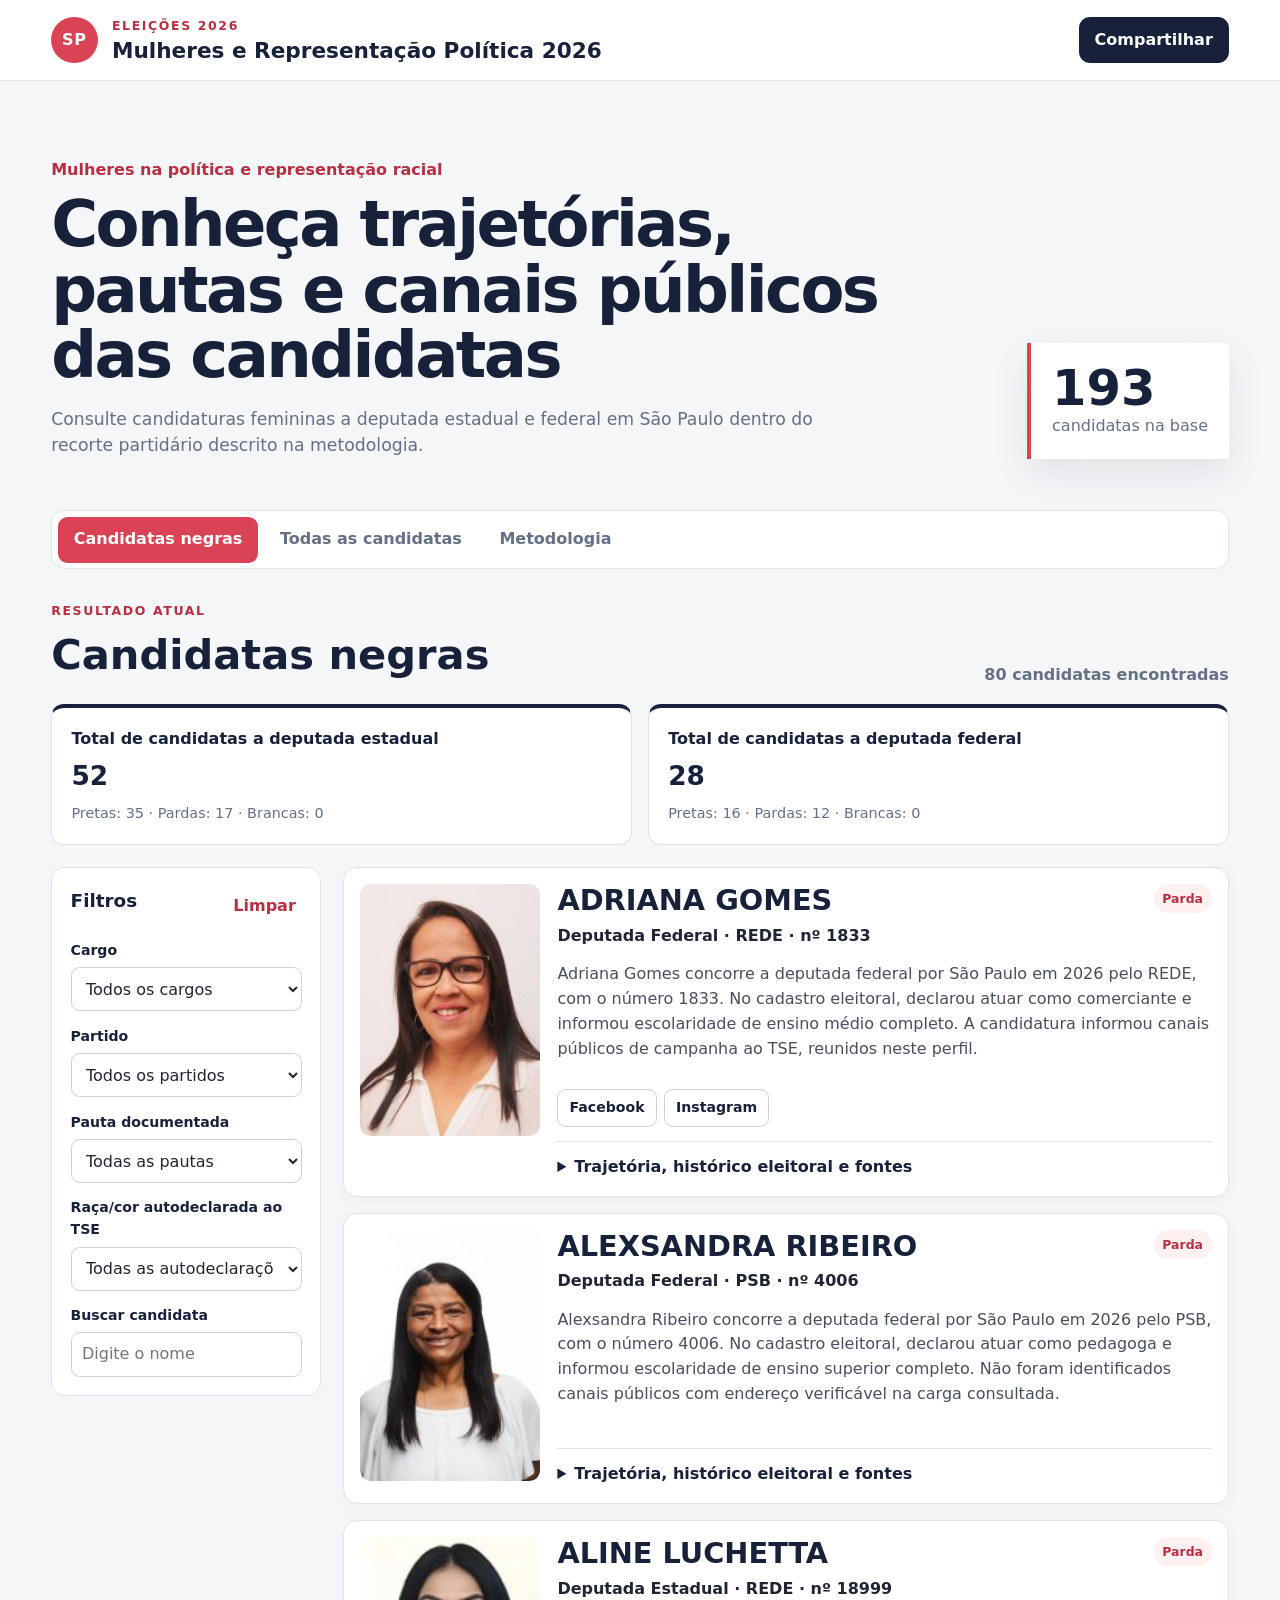
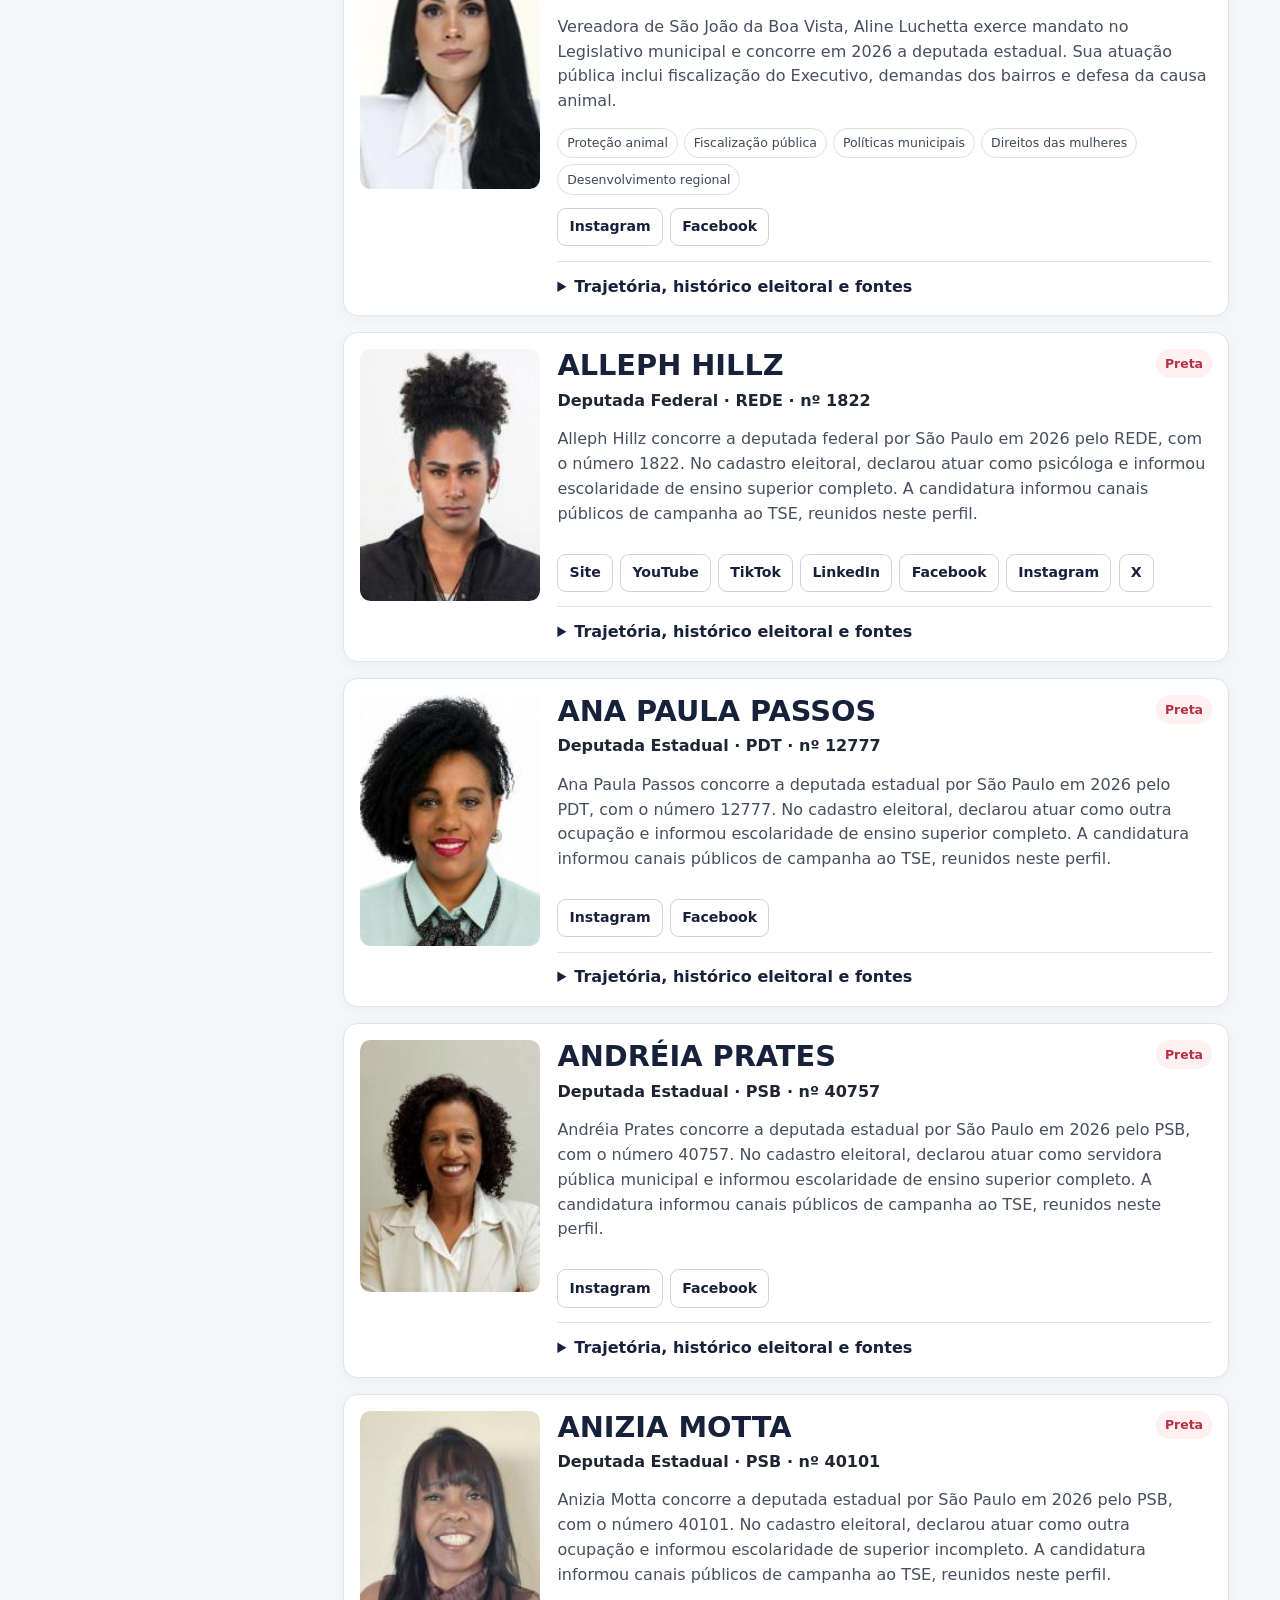
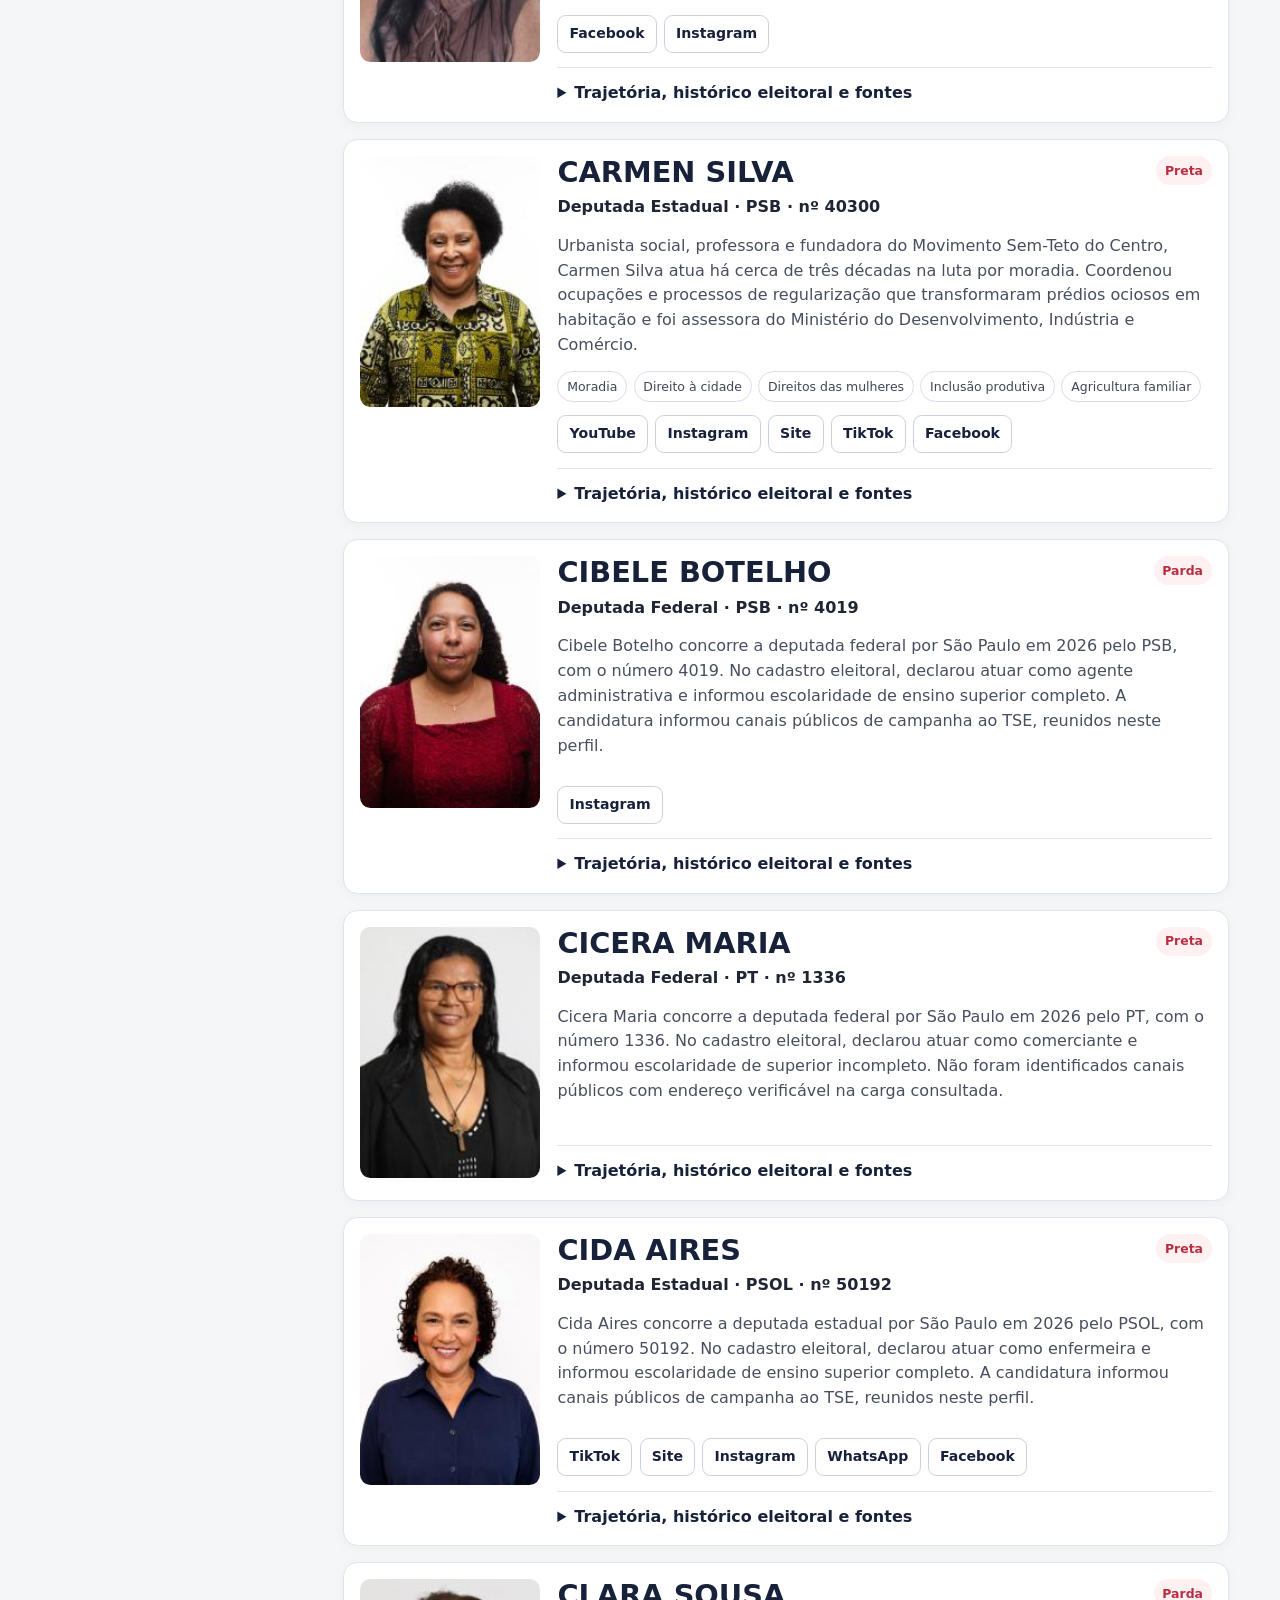
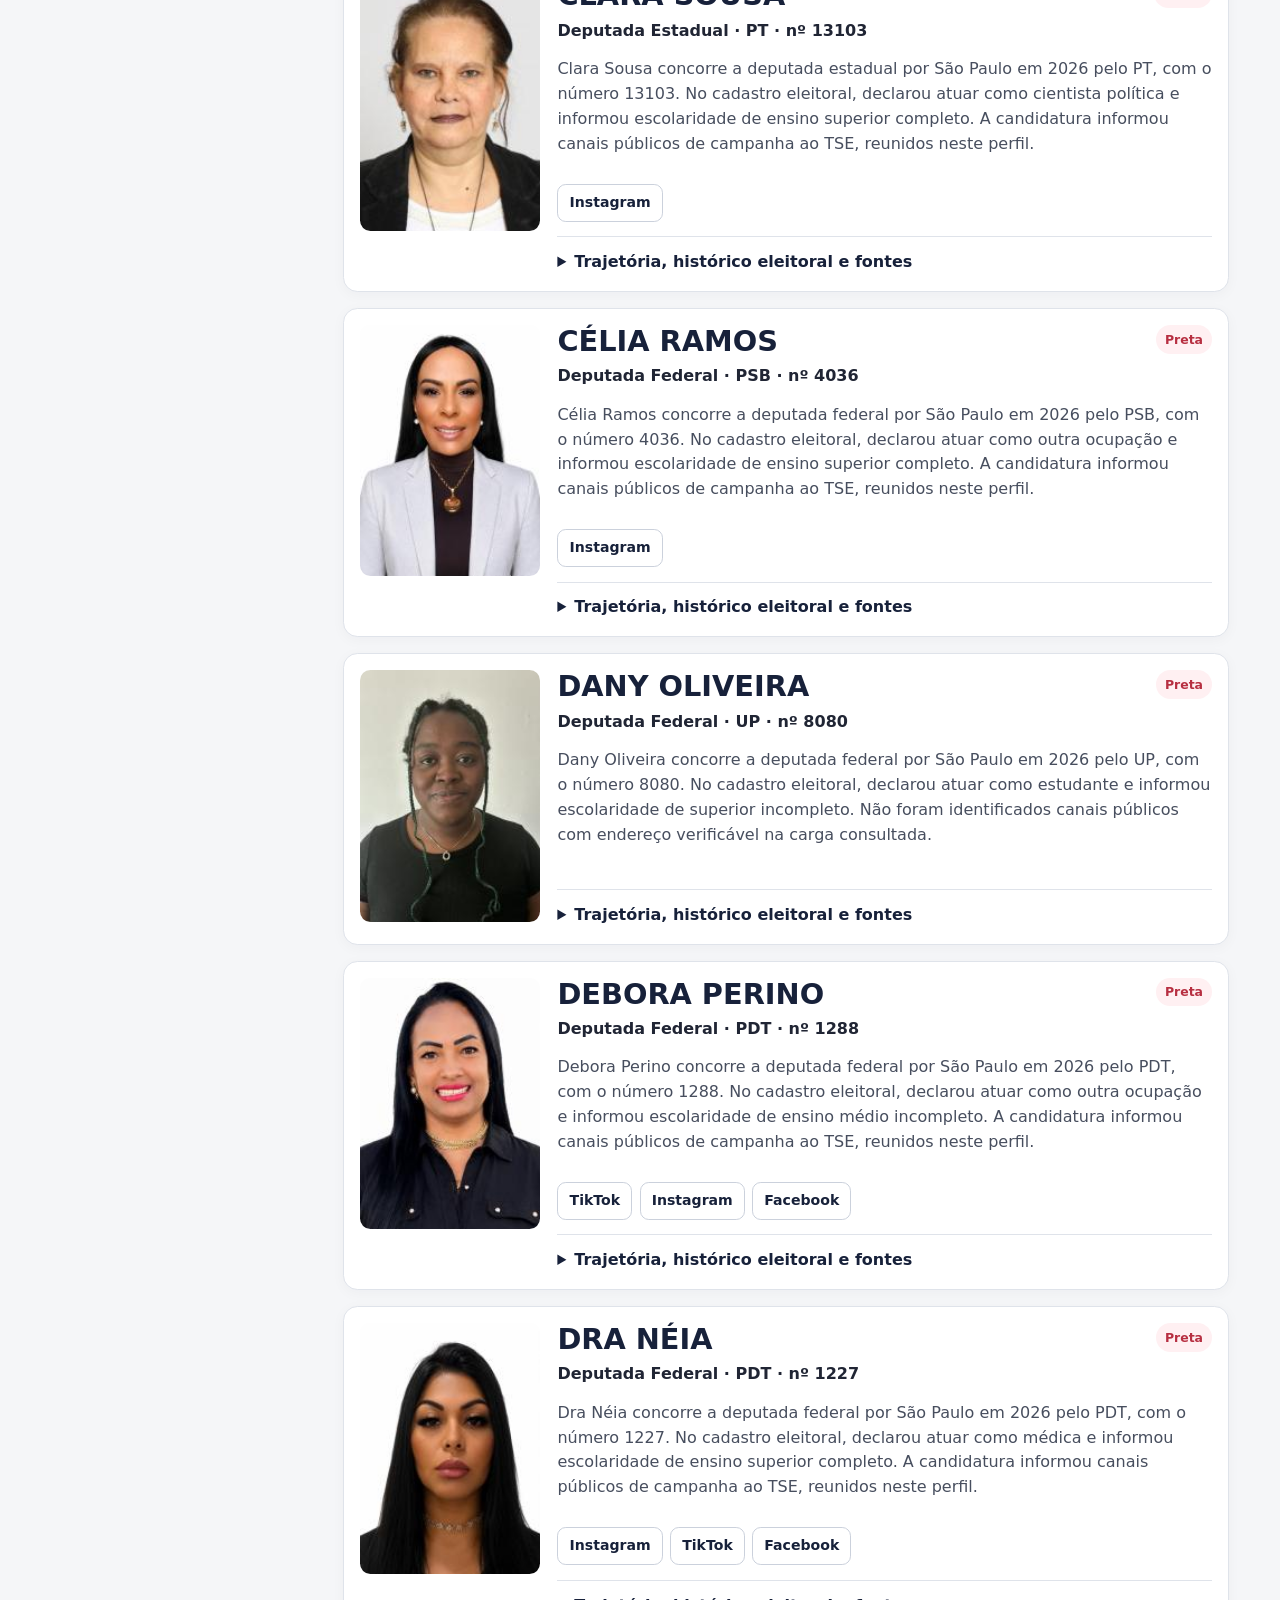
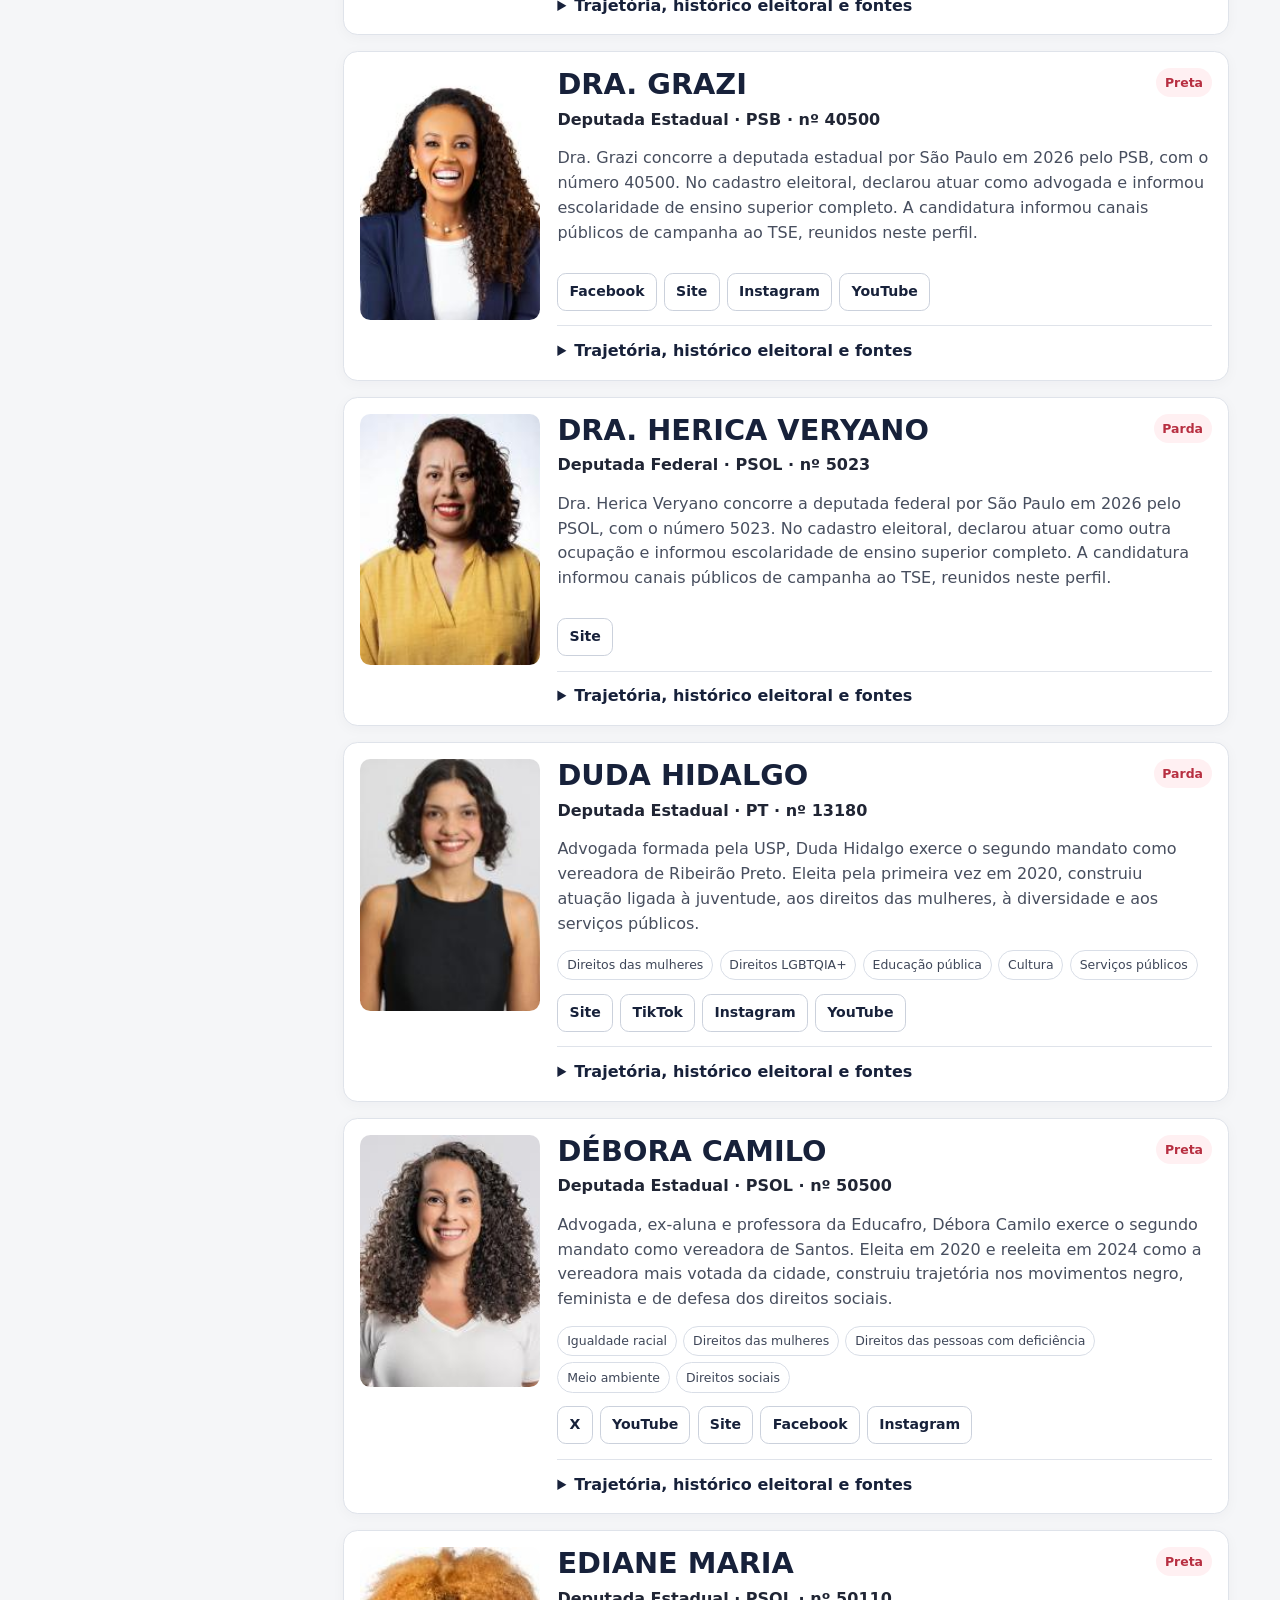
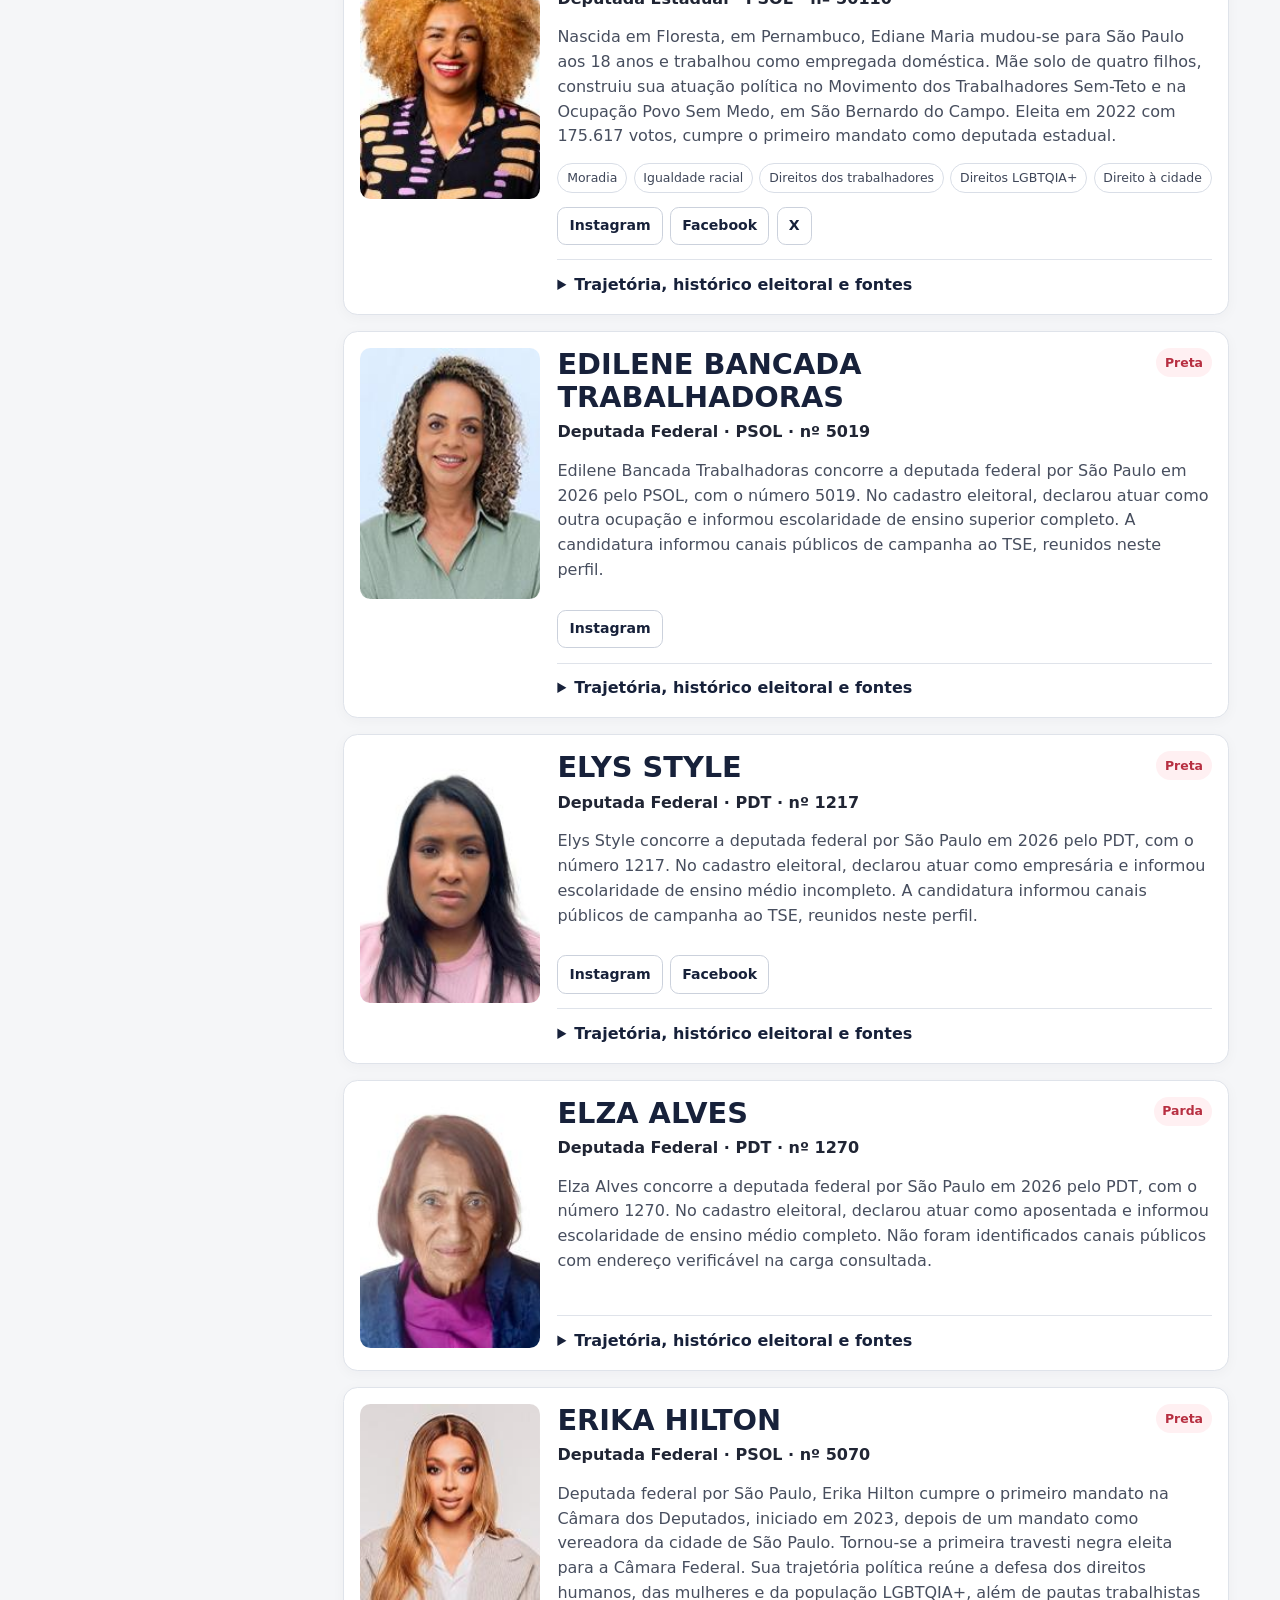
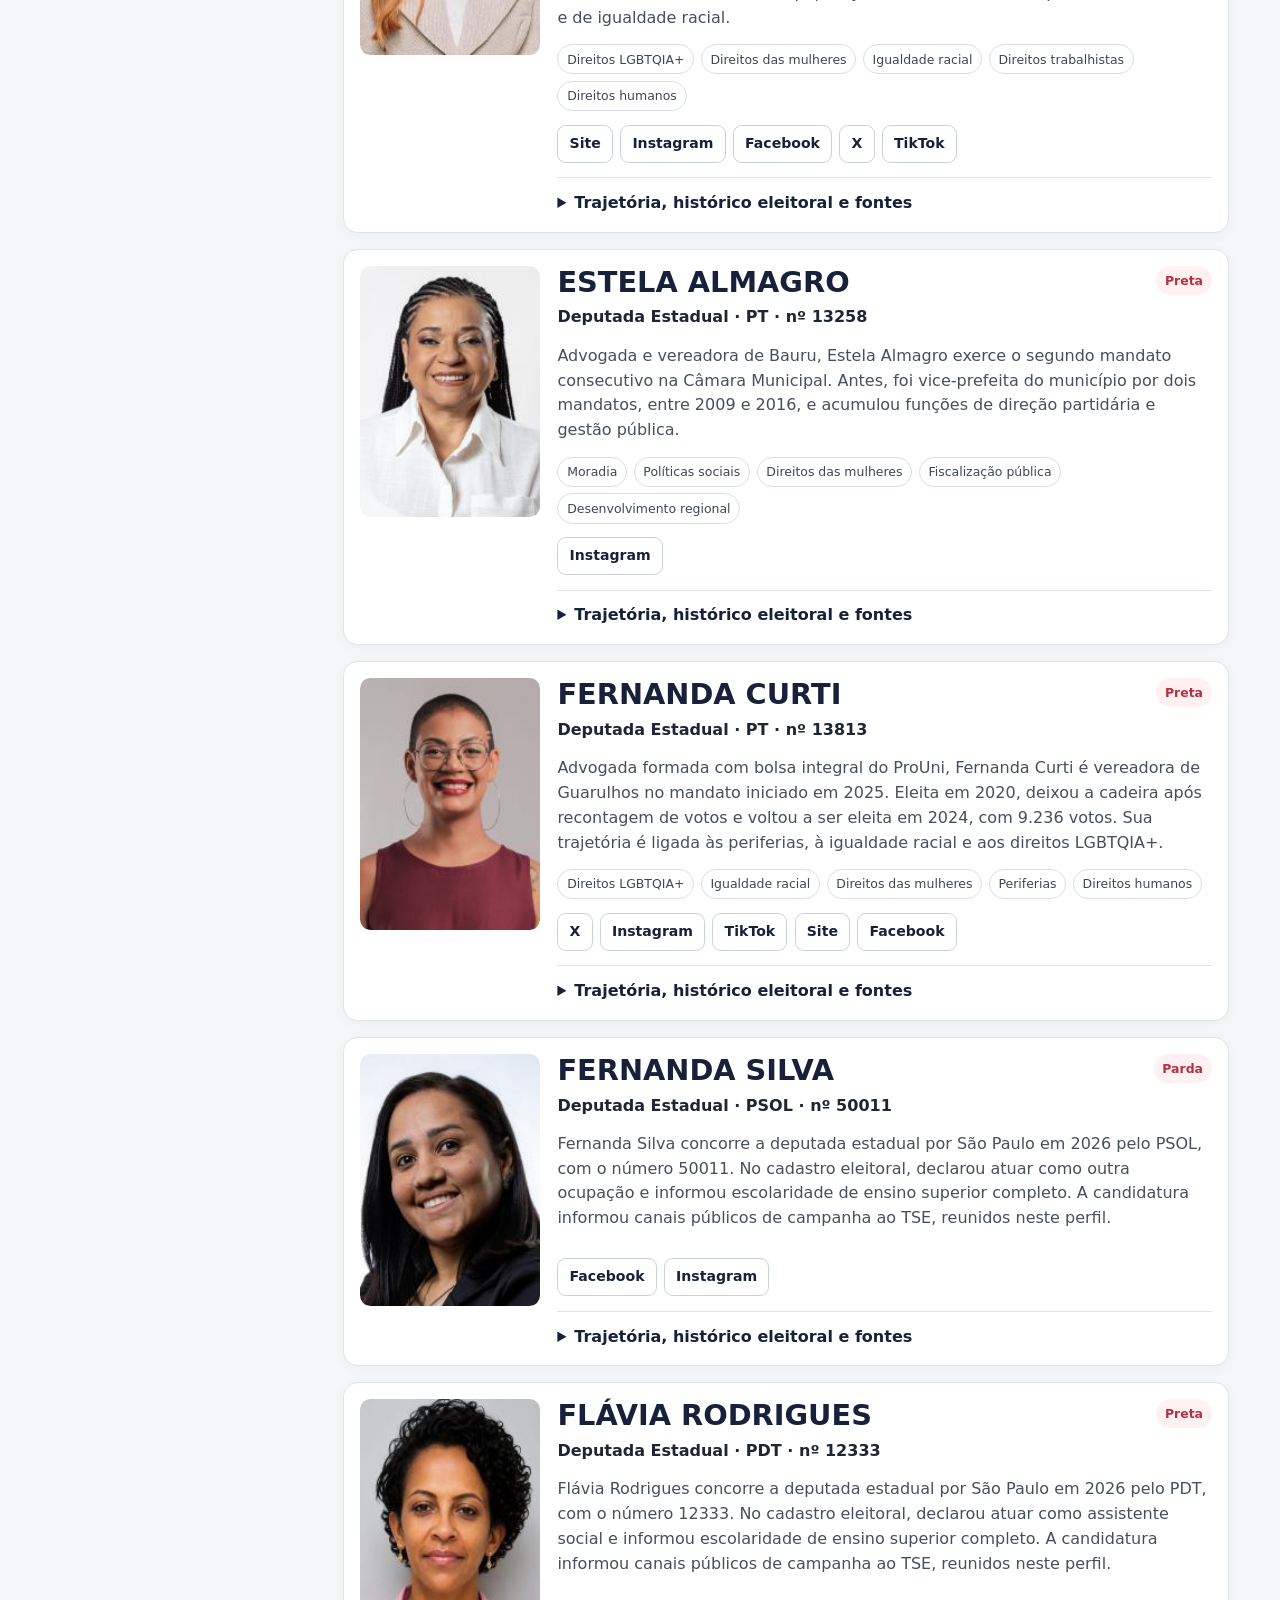
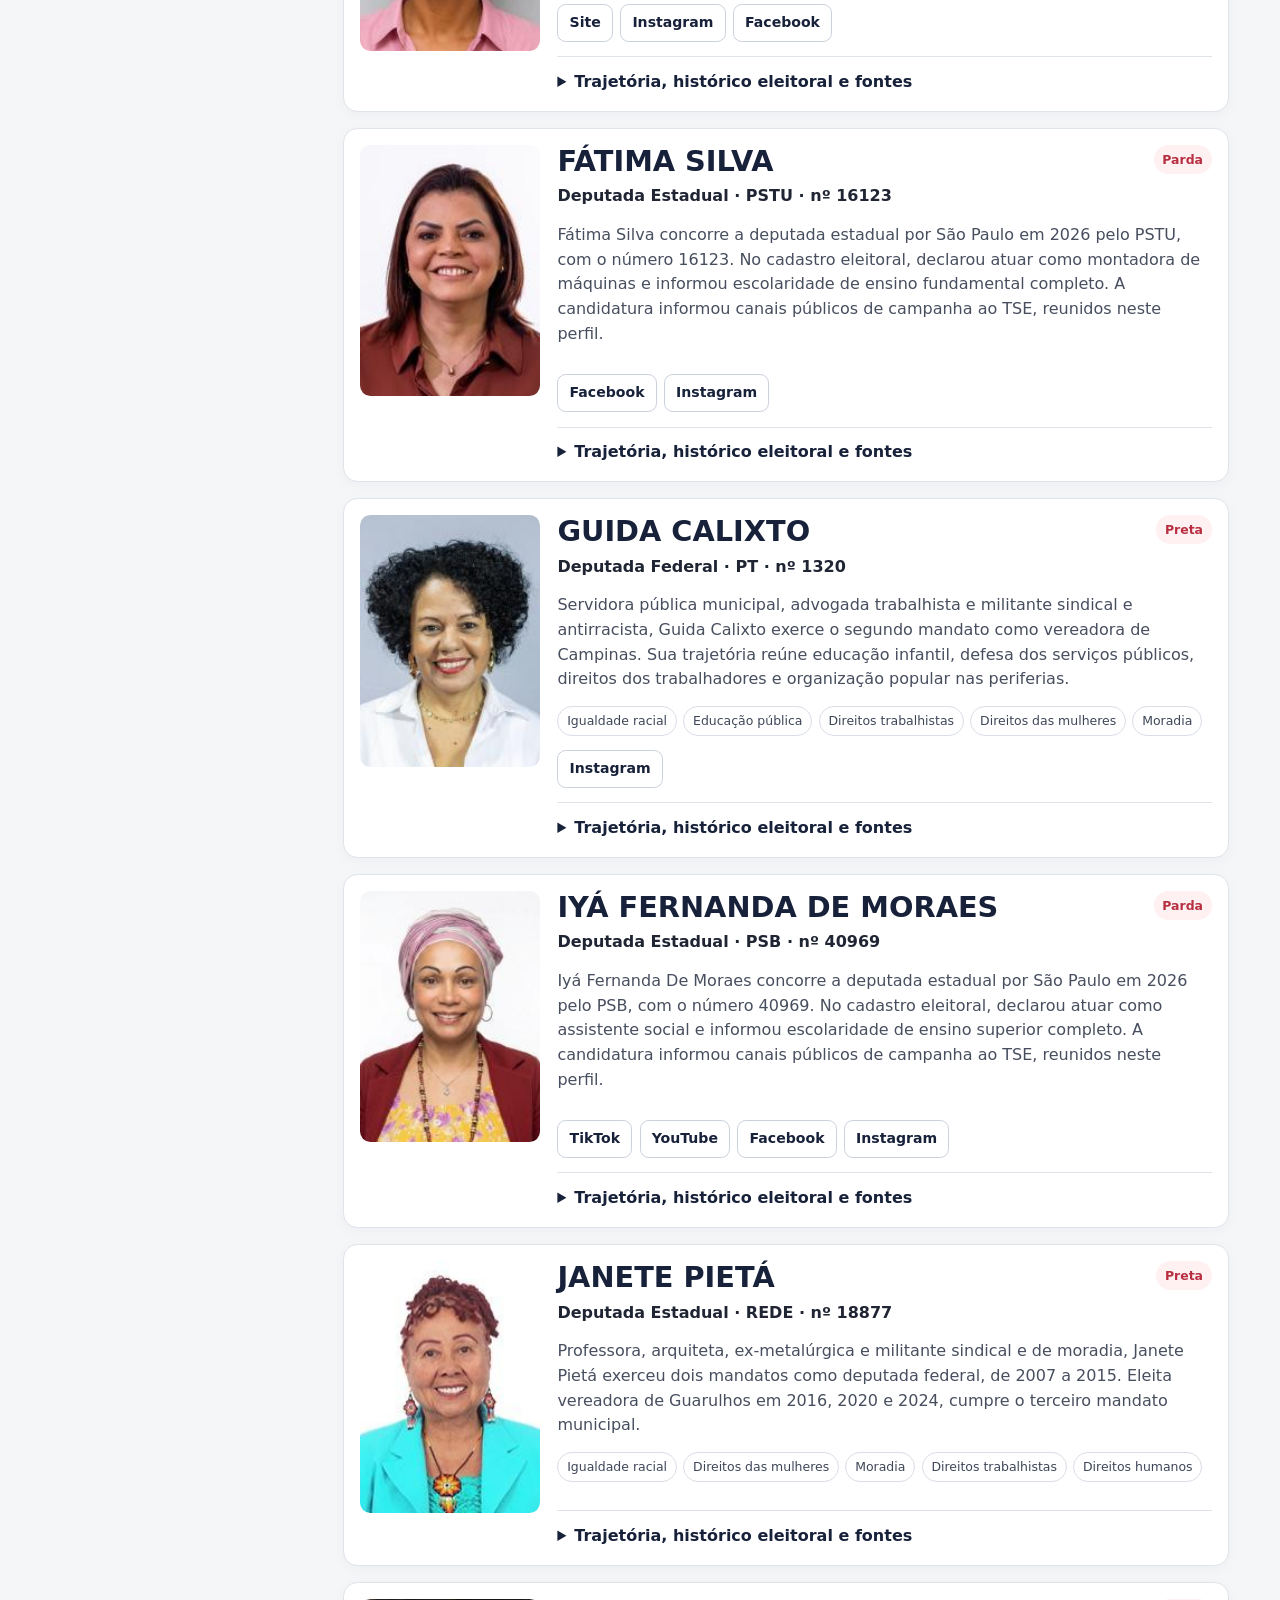
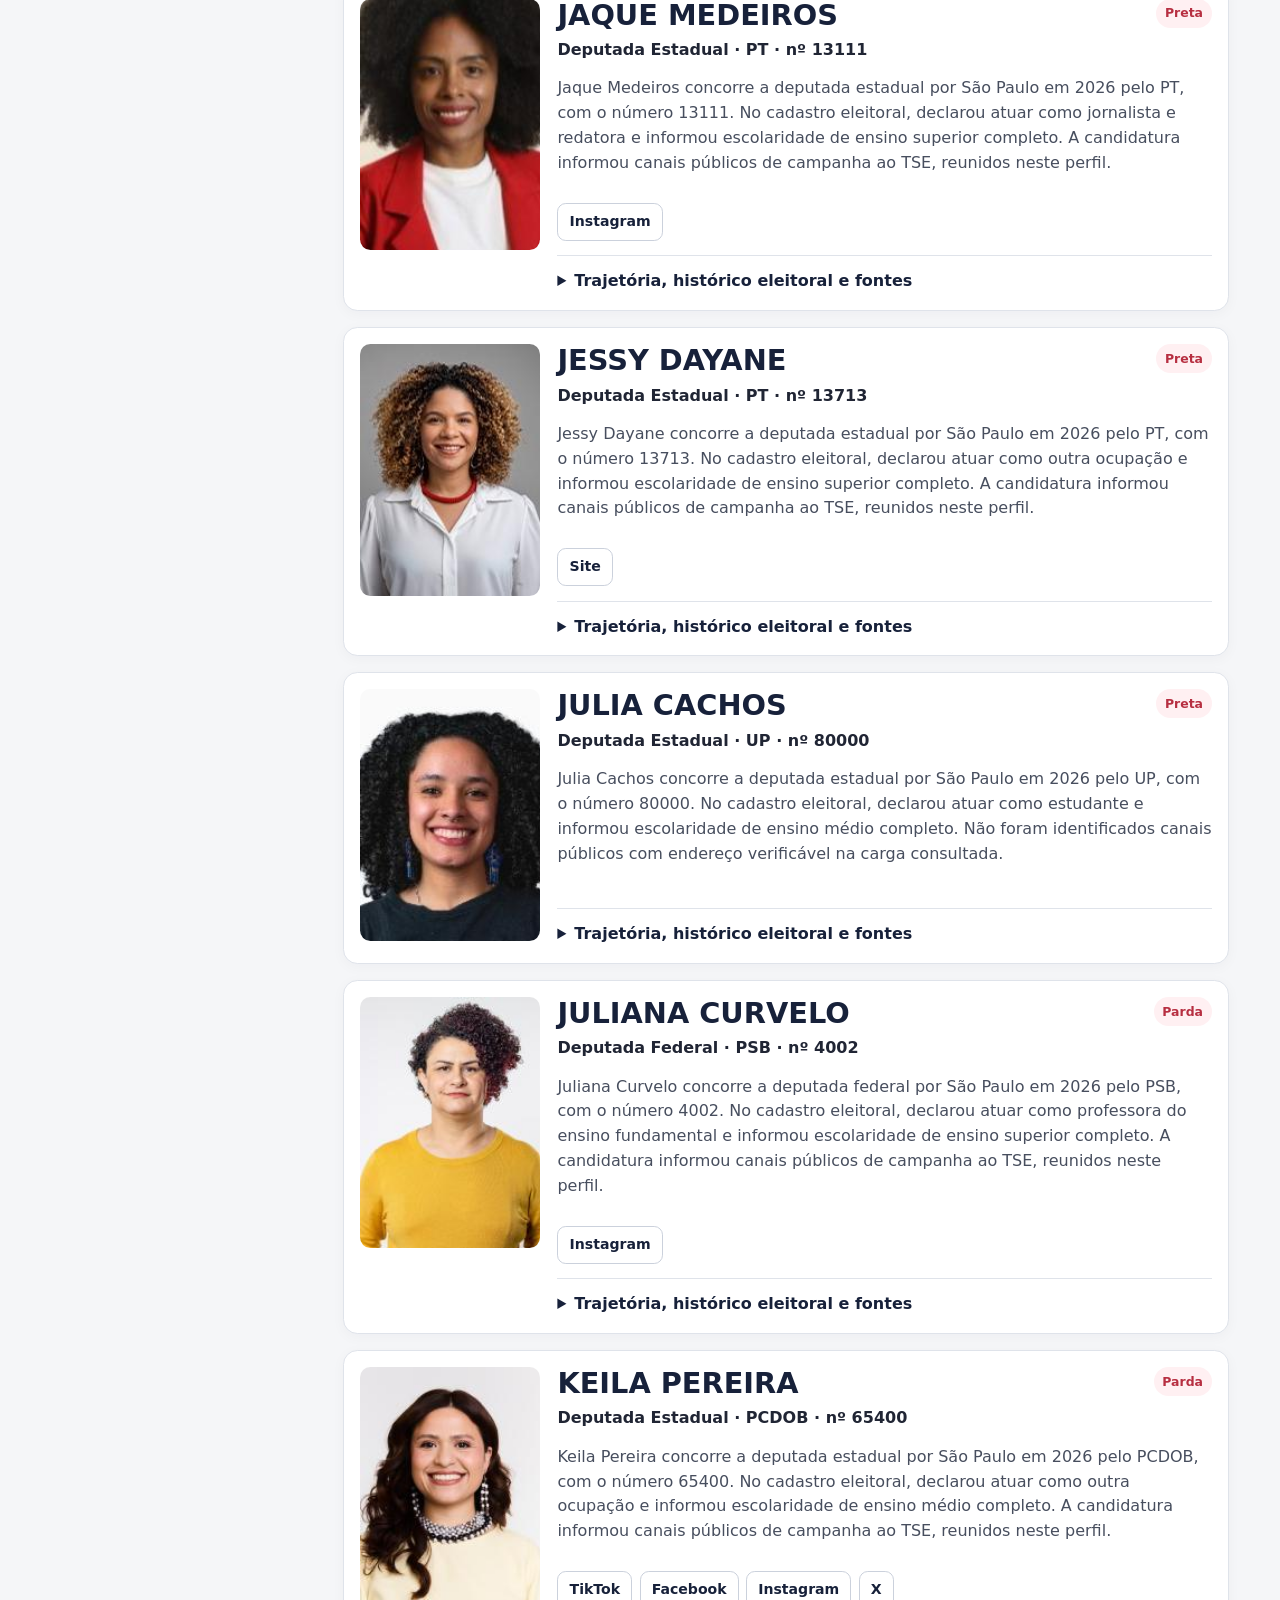
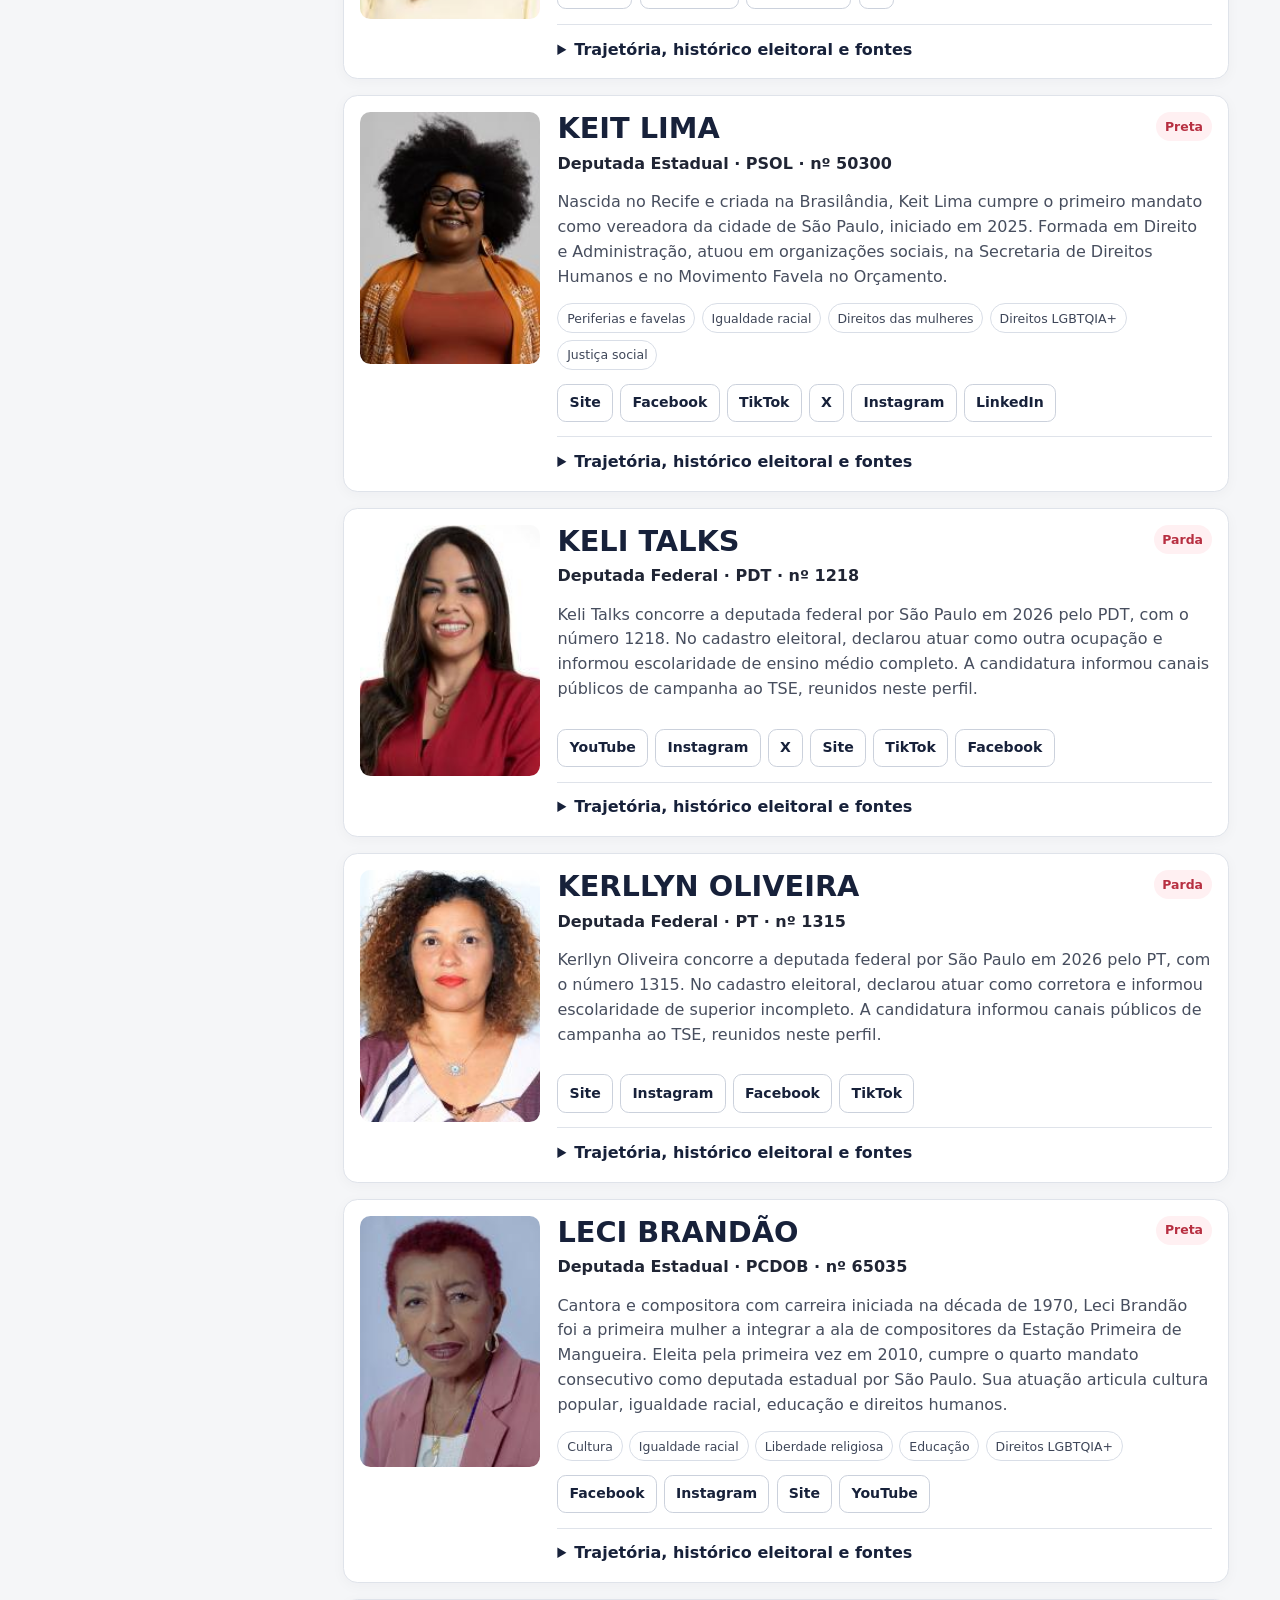
<file: index.html>
<!doctype html>
<html lang="pt-BR">
<head>
  <meta charset="utf-8">
  <meta name="viewport" content="width=device-width, initial-scale=1">
  <meta name="description" content="Informações públicas sobre candidatas a deputada estadual e federal em São Paulo nas eleições de 2026.">
  <meta name="theme-color" content="#17213a">
  <title>Mulheres e Representação Política 2026</title>
  <link rel="icon" type="image/svg+xml" href="assets/favicon.svg">
  <link rel="stylesheet" href="assets/site.css">
</head>
<body>
  <a class="skip-link" href="#resultados">Ir para os resultados</a>

  <header class="topo">
    <div class="topo__marca">
      <span class="topo__selo" aria-hidden="true">SP</span>
      <div>
        <p class="topo__rotulo">Eleições 2026</p>
        <h1>Mulheres e Representação Política 2026</h1>
      </div>
    </div>
    <button class="botao botao--secundario" id="compartilhar" type="button">Compartilhar</button>
  </header>

  <main>
    <section class="abertura" aria-labelledby="titulo-abertura">
      <div>
        <p class="abertura__chamada">Mulheres na política e representação racial</p>
        <h2 id="titulo-abertura">Conheça trajetórias, pautas e canais públicos das candidatas</h2>
        <p>Consulte candidaturas femininas a deputada estadual e federal em São Paulo dentro do recorte partidário descrito na metodologia.</p>
      </div>
      <div class="abertura__numero" aria-label="Base completa">
        <strong>193</strong>
        <span>candidatas na base</span>
      </div>
    </section>

    <nav class="navegacao" aria-label="Seções do site">
      <button class="navegacao__item ativo" data-pagina="negras" type="button">Candidatas negras</button>
      <button class="navegacao__item" data-pagina="todas" type="button">Todas as candidatas</button>
      <button class="navegacao__item" data-pagina="metodologia" type="button">Metodologia</button>
    </nav>

    <section id="explorador">
      <div class="resumo" aria-live="polite">
        <div class="resumo__cabecalho">
          <div>
            <p class="rotulo">Resultado atual</p>
            <h2 id="titulo-pagina">Candidatas negras</h2>
          </div>
          <p id="total-encontrado" class="total-encontrado"></p>
        </div>
        <div id="contadores" class="contadores"></div>
      </div>

      <div class="conteudo">
        <aside class="painel-filtros" aria-label="Filtros">
          <div class="painel-filtros__titulo">
            <h2>Filtros</h2>
            <button id="limpar-filtros" class="link-botao" type="button">Limpar</button>
          </div>

          <label for="filtro-cargo">Cargo</label>
          <select id="filtro-cargo"><option value="">Todos os cargos</option></select>

          <label for="filtro-partido">Partido</label>
          <select id="filtro-partido"><option value="">Todos os partidos</option></select>

          <label for="filtro-pauta">Pauta documentada</label>
          <select id="filtro-pauta"><option value="">Todas as pautas</option></select>

          <div id="grupo-raca">
            <label for="filtro-raca">Raça/cor autodeclarada ao TSE</label>
            <select id="filtro-raca"><option value="">Todas as autodeclarações</option></select>
          </div>

          <label for="filtro-busca">Buscar candidata</label>
          <input id="filtro-busca" type="search" placeholder="Digite o nome" autocomplete="off">
        </aside>

        <section id="resultados" class="resultados" aria-label="Lista de candidatas">
          <div id="lista-candidatas" class="lista-candidatas"></div>
          <div id="sem-resultados" class="sem-resultados" hidden>
            <h2>Nenhuma candidata encontrada</h2>
            <p>Retire um dos filtros ou faça uma nova busca.</p>
          </div>
        </section>
      </div>
    </section>

    <section id="metodologia" class="metodologia" hidden>
      <p class="rotulo">Sobre a plataforma</p>
     <h2>Metodologia e transparência</h2>

<h3>Escopo</h3>
<p>
  A plataforma <strong>Mulheres e Representação Política 2026</strong>
  reúne candidaturas femininas aos cargos de deputada estadual e deputada
  federal pelo estado de São Paulo nas eleições de 2026.
</p>

<p>
  Trata-se de uma iniciativa editorial independente, sem vínculo institucional
  com o Tribunal Superior Eleitoral (TSE), Tribunal Regional Eleitoral de
  São Paulo (TRE-SP), Prefeitura de São Paulo, partidos políticos, federações,
  campanhas eleitorais ou candidatas.
</p>

<p>
  O conteúdo possui finalidade exclusivamente informativa e não constitui
  recomendação, orientação ou pedido de voto.
</p>

<h3>Recorte partidário</h3>
<p>
  Foram incluídos partidos classificados nos campos da esquerda e da
  centro-esquerda. A delimitação utiliza os escores ideológicos de Bolognesi,
  Ribeiro, Codato e Silva (2026), elaborados a partir de pesquisas realizadas
  com especialistas em Ciência Política nos anos de 2018 e 2022.
</p>

<p>
  Para aplicação dos escores, foram harmonizadas as siglas partidárias,
  considerando mudanças de nome, incorporações e reorganizações. Para as
  eleições de 2026, foram adotados os escores de 2022, correspondentes à
  rodada mais recente da pesquisa. O recorte considera como esquerda os
  partidos com escores entre 0 e 3 e como centro-esquerda aqueles com escores
  entre 3,01 e 4,49.
</p>

<p>
  Esse recorte constitui uma escolha metodológica e editorial. Ele não
  representa uma classificação individual das candidatas, avaliação de
  desempenho ou hierarquização entre elas.
</p>

<p>
  <strong>Partidos incluídos:</strong>
  PSTU, PCO, PCB, PSOL, UP, PCdoB, PT, PSB, Rede, PDT e PV.
</p>

<h3>Raça/cor</h3>
<p>
  A classificação apresentada corresponde à raça/cor autodeclarada pela
  própria candidata perante o TSE. Essa informação não é atribuída nem
  alterada pela plataforma.
</p>

<p>
  Na seção <strong>“Candidatas negras”</strong>, são consideradas conjuntamente
  as categorias preta e parda.
</p>

<h3>Trajetórias e pautas</h3>
<p>
  Os textos editoriais são elaborados somente quando há fontes públicas
  identificáveis. As informações podem ser obtidas em páginas institucionais,
  sites oficiais, casas legislativas, perfis públicos em redes sociais,
  entrevistas, reportagens e outras publicações acessíveis ao público.
</p>

<p>
  O número de mandatos é informado quando a informação está disponível e
  documentada. Os resumos não pretendem esgotar a trajetória política de cada
  candidata.
</p>

<p>
  As pautas são registradas quando existem informações públicas que permitam
  relacioná-las à atuação, experiência, produção legislativa, manifestações
  ou propostas da candidata. A ausência de determinada pauta no perfil não
  significa necessariamente que a candidata não atue naquele tema.
</p>

<h3>Dados eleitorais, redes sociais e fotografias</h3>
<p>
  Nome de urna, número, partido, cargo, situação da candidatura, raça/cor,
  histórico eleitoral e fotografia oficial são obtidos das bases públicas
  do TSE, quando disponíveis.
</p>

<p>
  As redes sociais são incluídas quando identificadas em fontes públicas ou
  nos registros disponibilizados à Justiça Eleitoral.
</p>

<p>
  Cada fotografia é associada ao respectivo perfil por meio do identificador
  único <code>SQ_CANDIDATO</code> e passa por verificação de integridade antes
  de ser exibida. A plataforma não utiliza inteligência artificial para criar
  ou alterar fotografias, áudios ou vídeos das candidatas.
</p>

<h3>Uso de inteligência artificial</h3>
<p>
  Ferramentas de inteligência artificial foram utilizadas como apoio à
  organização dos dados e à elaboração inicial de alguns resumos editoriais.
  Os conteúdos são baseados em fontes públicas e estão sujeitos à revisão
  humana.
</p>

<p>
  A inteligência artificial não é utilizada para produzir rankings, notas,
  classificações individuais ou recomendações de voto.
</p>

<h3>Atualizações</h3>
<p>
  As informações eleitorais podem ser alteradas ao longo do processo
  eleitoral em razão de atualizações do TSE, substituições, renúncias,
  decisões judiciais ou mudanças na situação das candidaturas.
</p>

<p>
  A base eleitoral oficial e a curadoria editorial são mantidas separadamente
  para que as atualizações dos dados do TSE não apaguem os textos e as
  pesquisas já realizadas.
</p>

<h3>Correções e direito de resposta</h3>
<p>
  Caso seja identificada alguma informação incorreta, desatualizada,
  incompleta ou atribuída à pessoa errada, a correção poderá ser solicitada
  pelo e-mail:
  <a href="mailto:correcaosite2026@gmail.com">
    <strong>correcaosite2026@gmail.com</strong>
  </a>.
</p>

<p>
  A solicitação deve indicar o nome da candidata, a informação que precisa
  ser revisada e, sempre que possível, a fonte pública que fundamenta o
  pedido. As solicitações serão analisadas e as correções pertinentes serão
  realizadas com a maior brevidade possível.
</p>

<h3>Responsabilidade editorial</h3>
<p>
  A inclusão de uma candidata na plataforma não significa apoio, preferência,
  concordância política ou recomendação de voto. Diferenças na extensão dos
  perfis podem decorrer da quantidade de informações públicas encontradas e
  não representam uma avaliação sobre a importância ou a qualidade de cada
  candidatura.
</p>

<p>
  A plataforma não recebe remuneração, financiamento ou patrocínio de
  candidatas, partidos, federações ou campanhas eleitorais.
</p>

<h3>Referência</h3>
<p>
  BOLOGNESI, Bruno; RIBEIRO, Ednaldo; CODATO, Adriano; SILVA, Bruno Fernando
  da. <em>O desaparecimento do centro ideológico no sistema partidário
  brasileiro: a classificação mais atualizada dos experts</em>.
  Opinião Pública, v. 31, e31120, 2026.
  <a
    href="https://periodicos.sbu.unicamp.br/ojs/index.php/op/article/view/8682072"
    target="_blank"
    rel="noopener noreferrer"
  >
    Consultar publicação
  </a>.
</p>

</section>
</main>

<footer>
  <p>
    Dados eleitorais públicos do TSE. Curadoria editorial independente.
    Correções:
    <a href="mailto:correcaosite2026@gmail.com">
      correcaosite2026@gmail.com
    </a>.
  </p>
</footer>

  <template id="modelo-card">
    <article class="card-candidata">
      <div class="card-candidata__foto-wrap">
        <img class="card-candidata__foto" alt="" loading="lazy" width="161" height="225">
      </div>
      <div class="card-candidata__conteudo">
        <div class="card-candidata__topo">
          <div>
            <h3 class="card-candidata__nome"></h3>
            <p class="card-candidata__identificacao"></p>
          </div>
          <span class="card-candidata__raca"></span>
        </div>
        <p class="card-candidata__resumo"></p>
        <div class="card-candidata__pautas"></div>
        <div class="card-candidata__redes"></div>
        <details class="card-candidata__detalhes">
          <summary>Trajetória, histórico eleitoral e fontes</summary>
          <div class="detalhes__conteudo"></div>
        </details>
      </div>
    </article>
  </template>

  <div id="aviso" class="aviso" role="status" aria-live="polite" hidden></div>
  <script src="assets/site.js" defer></script>
</body>
</html>
</file>
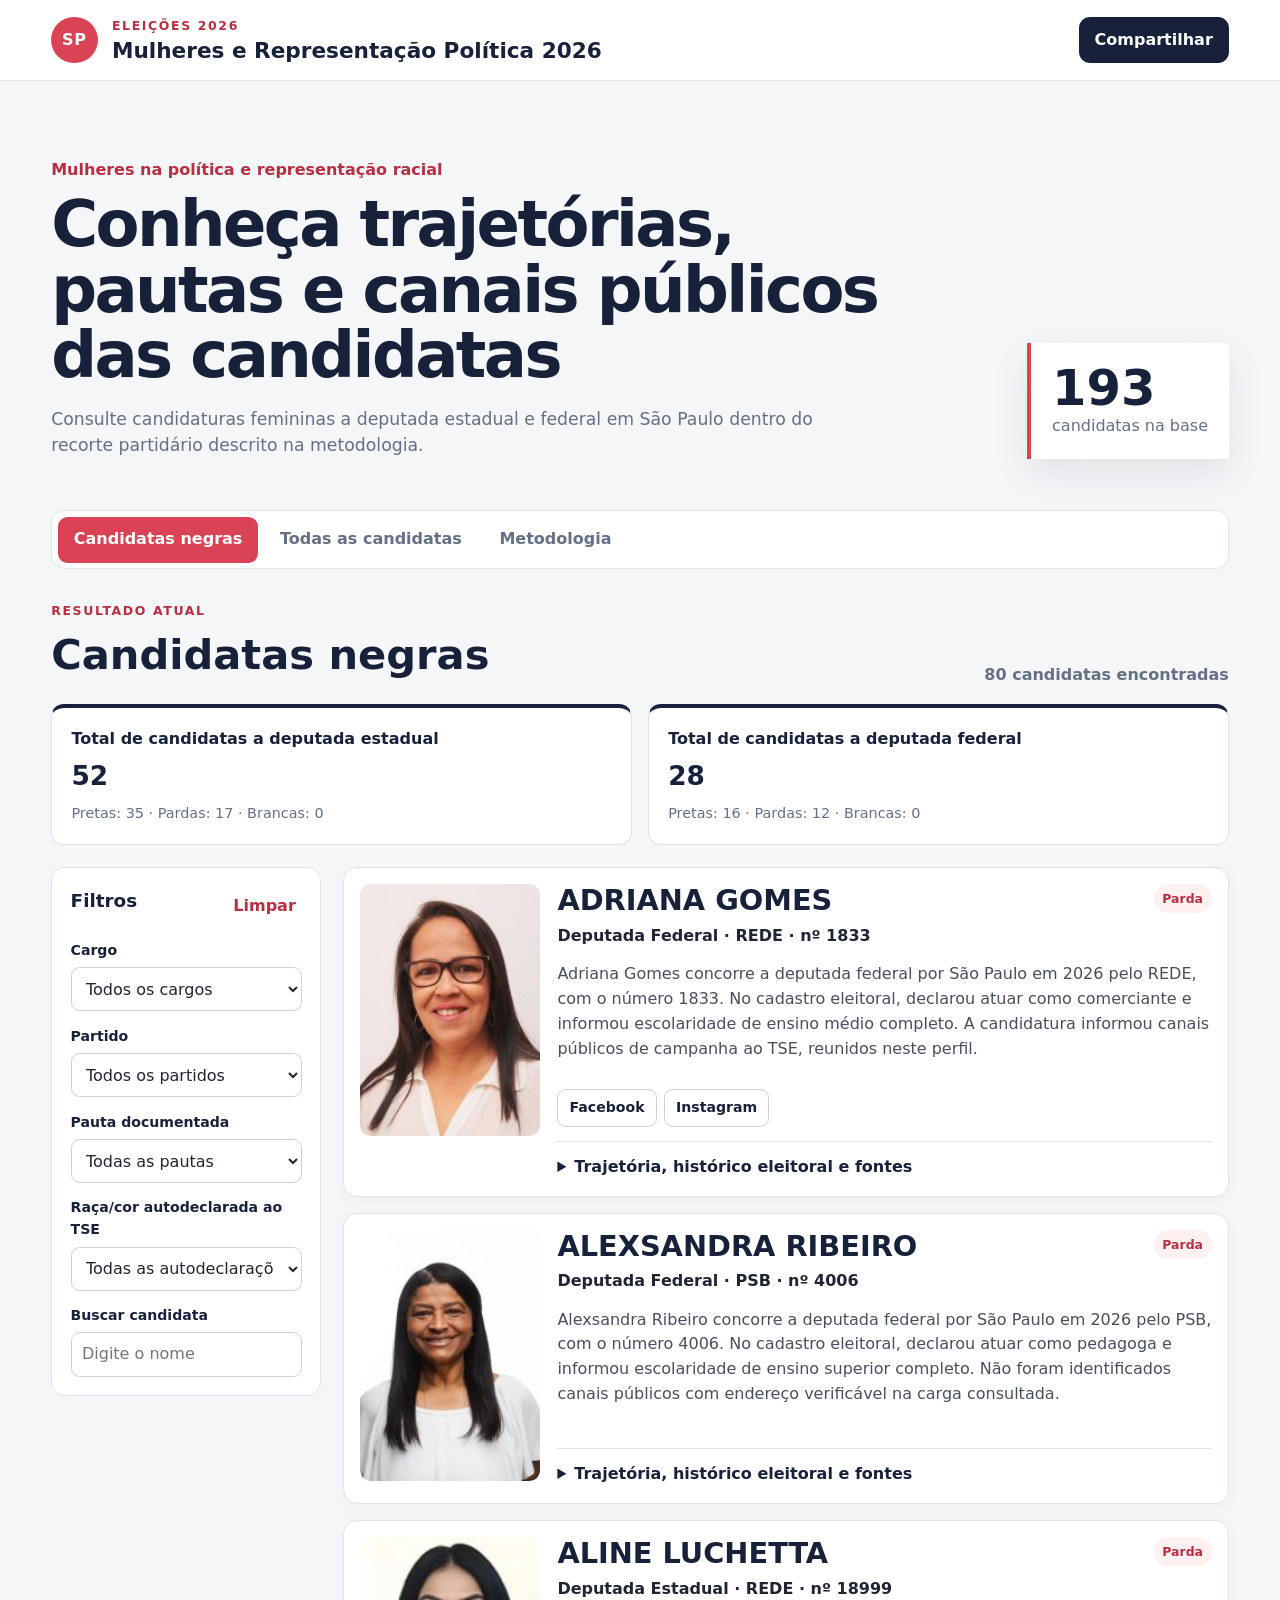
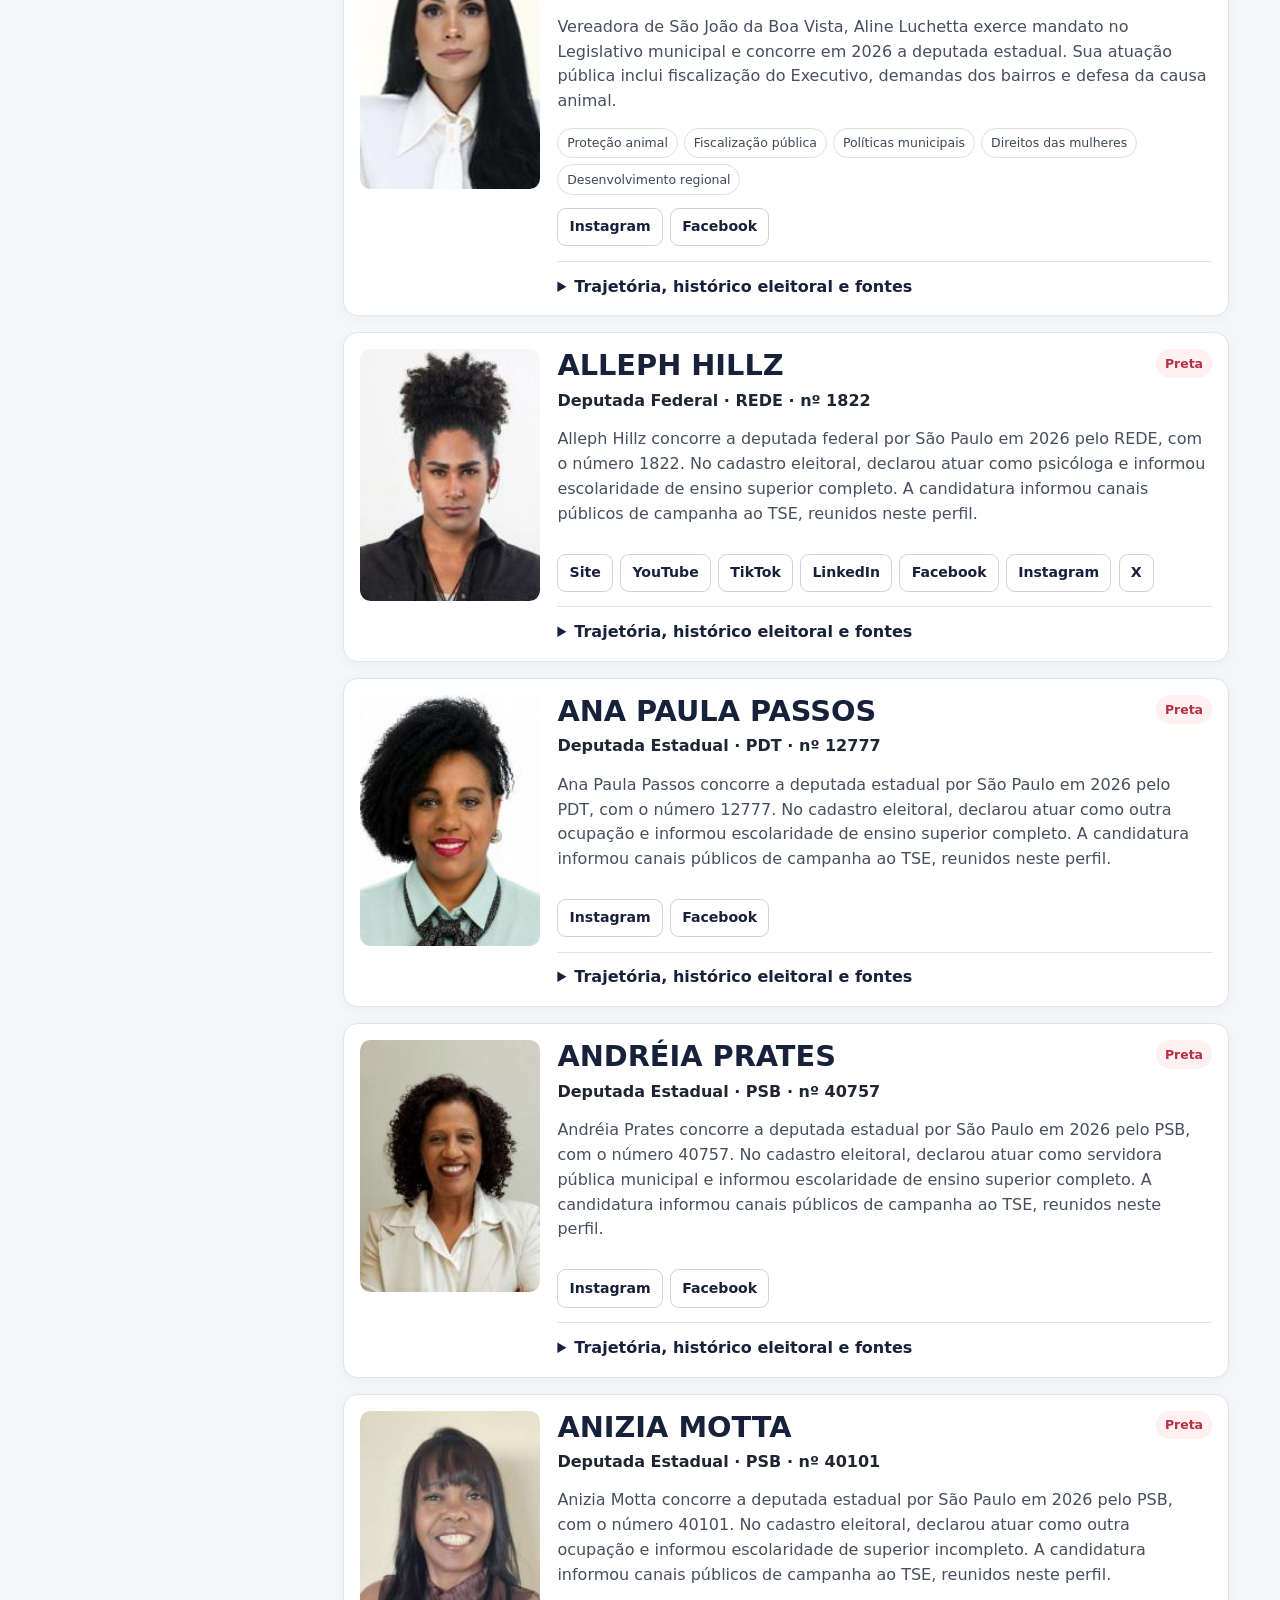
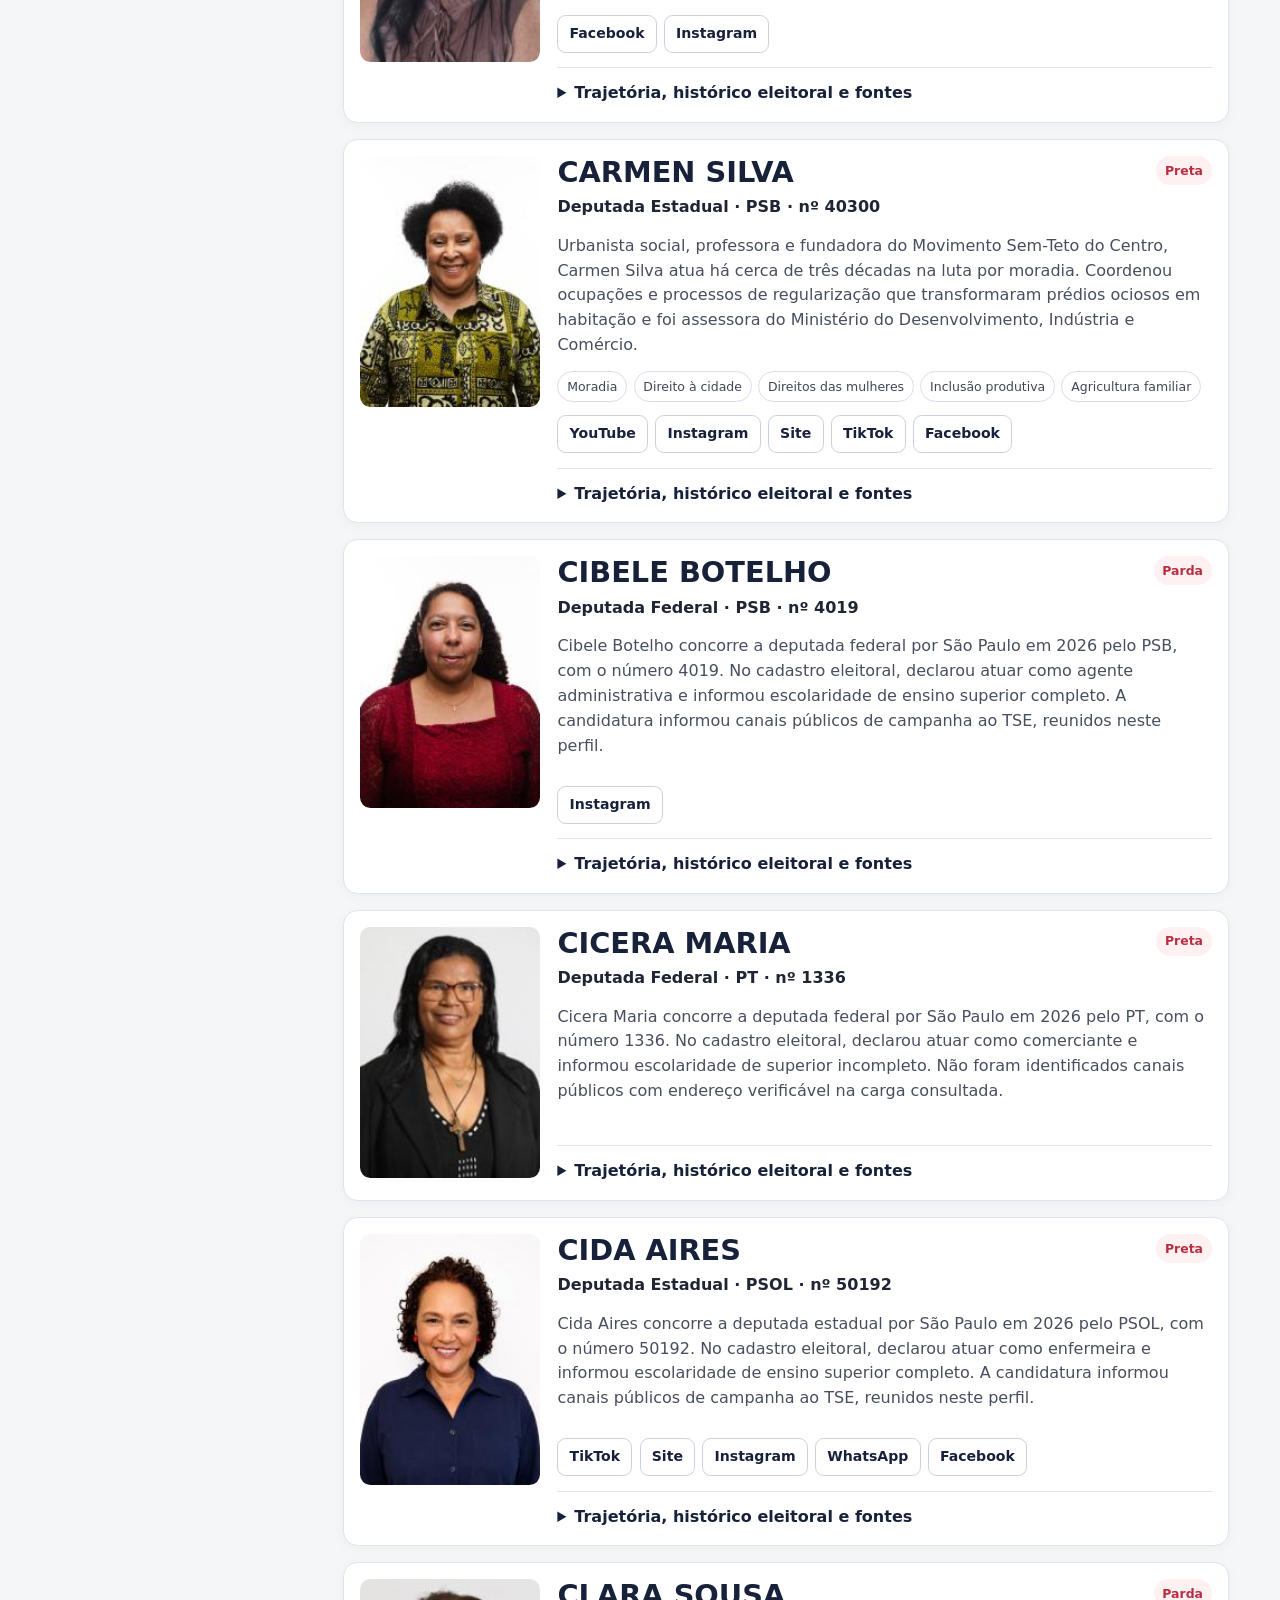
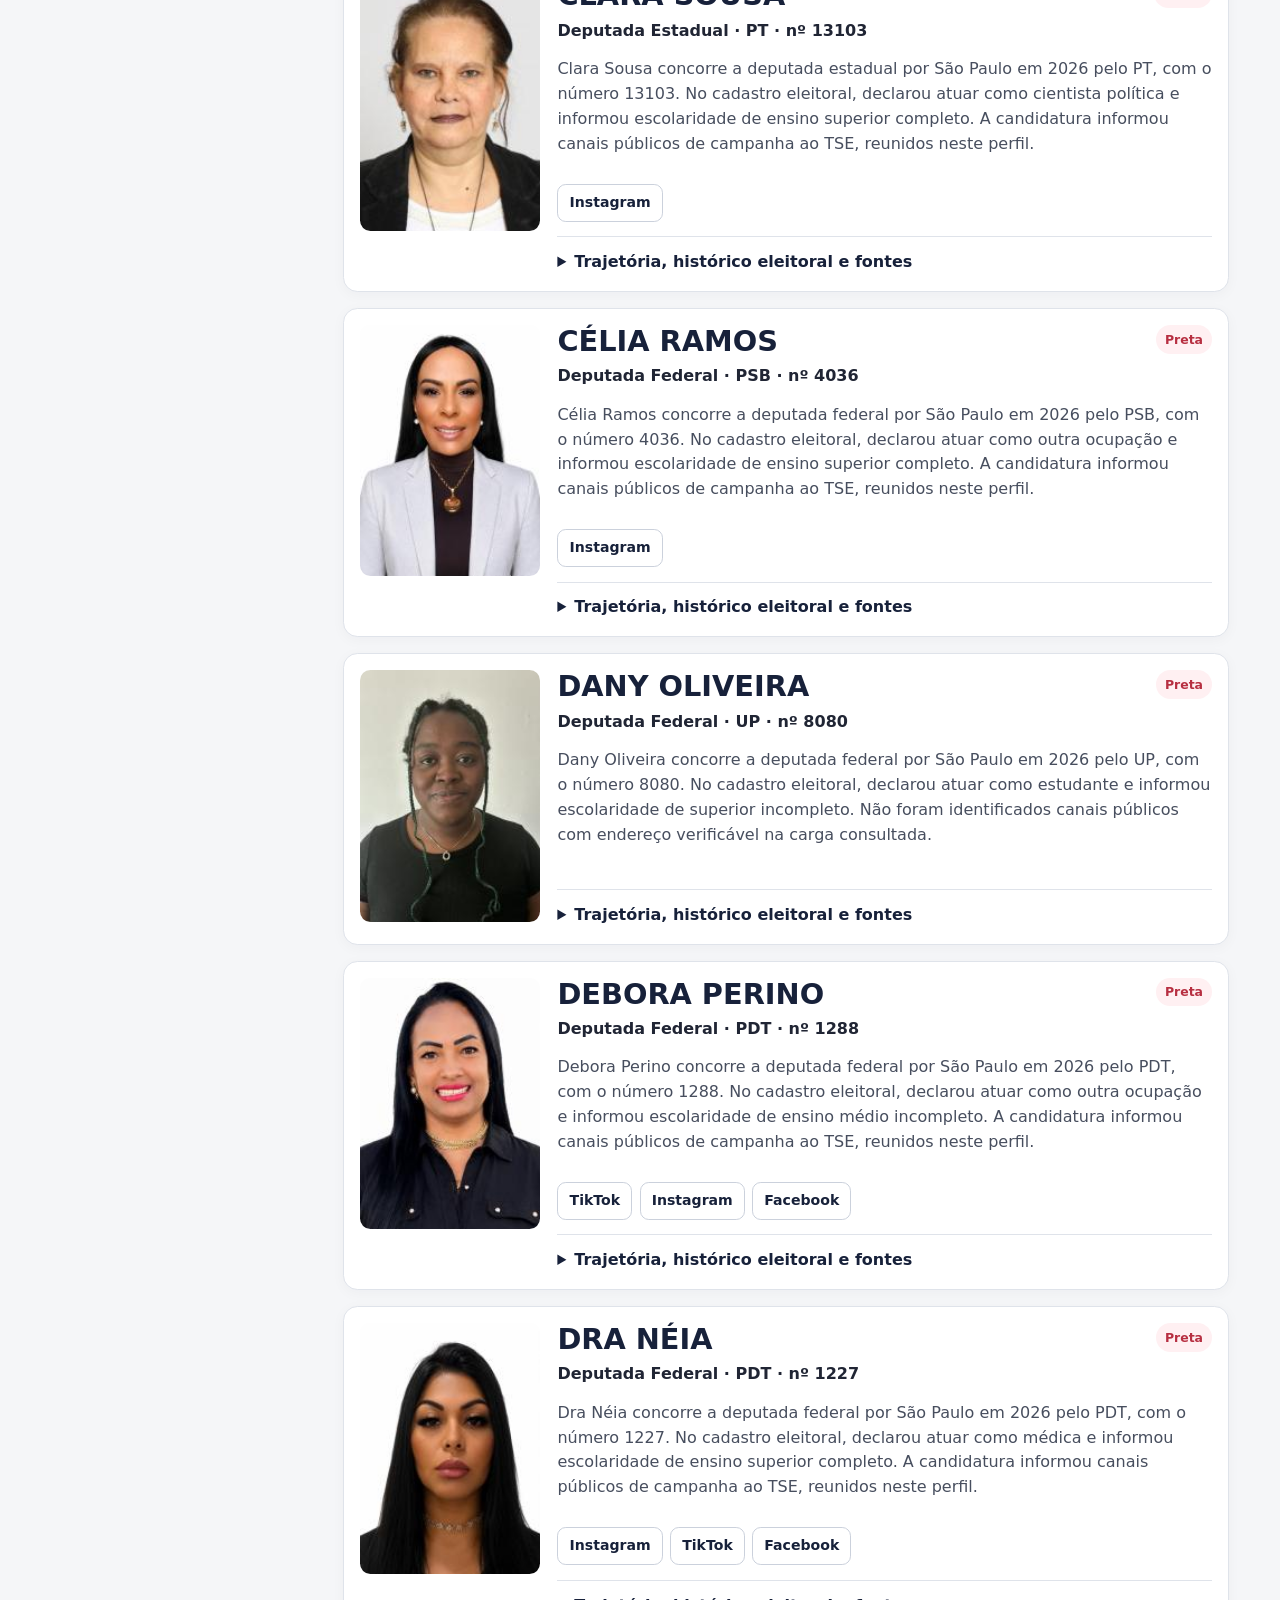
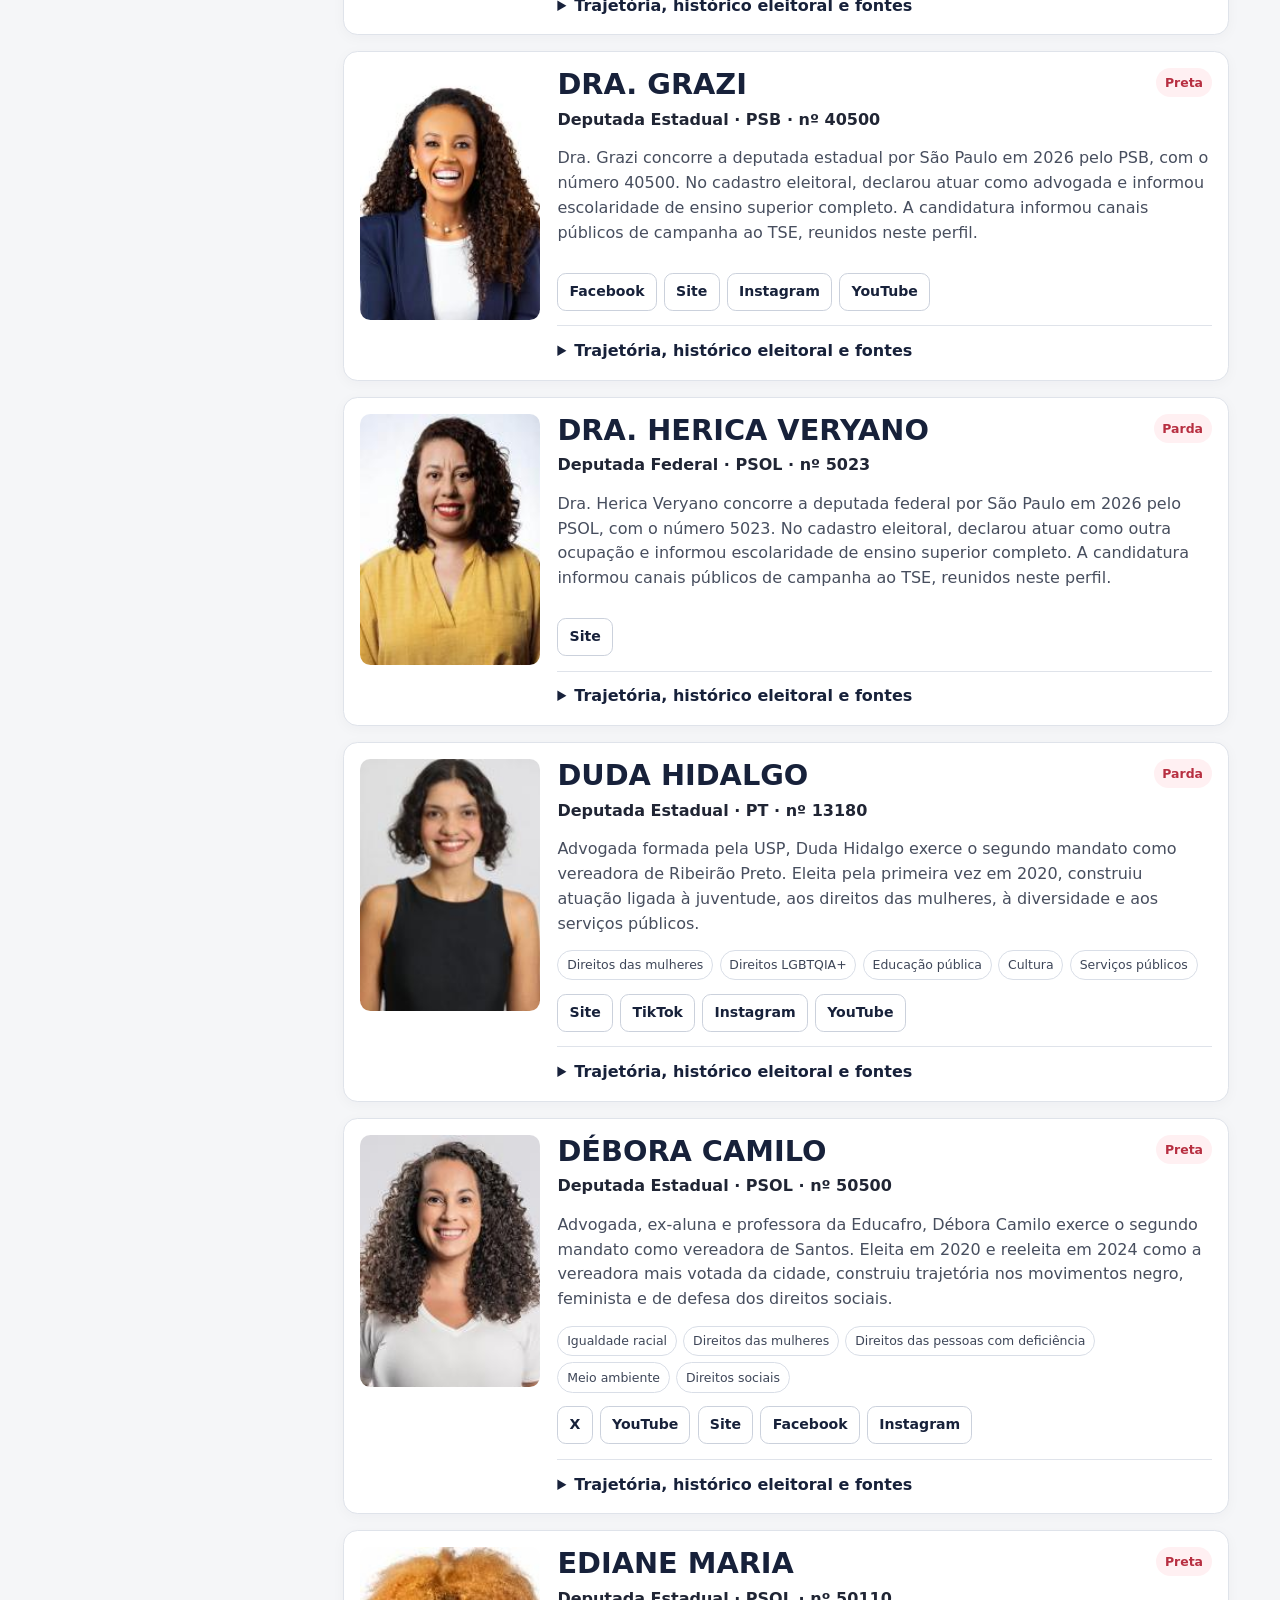
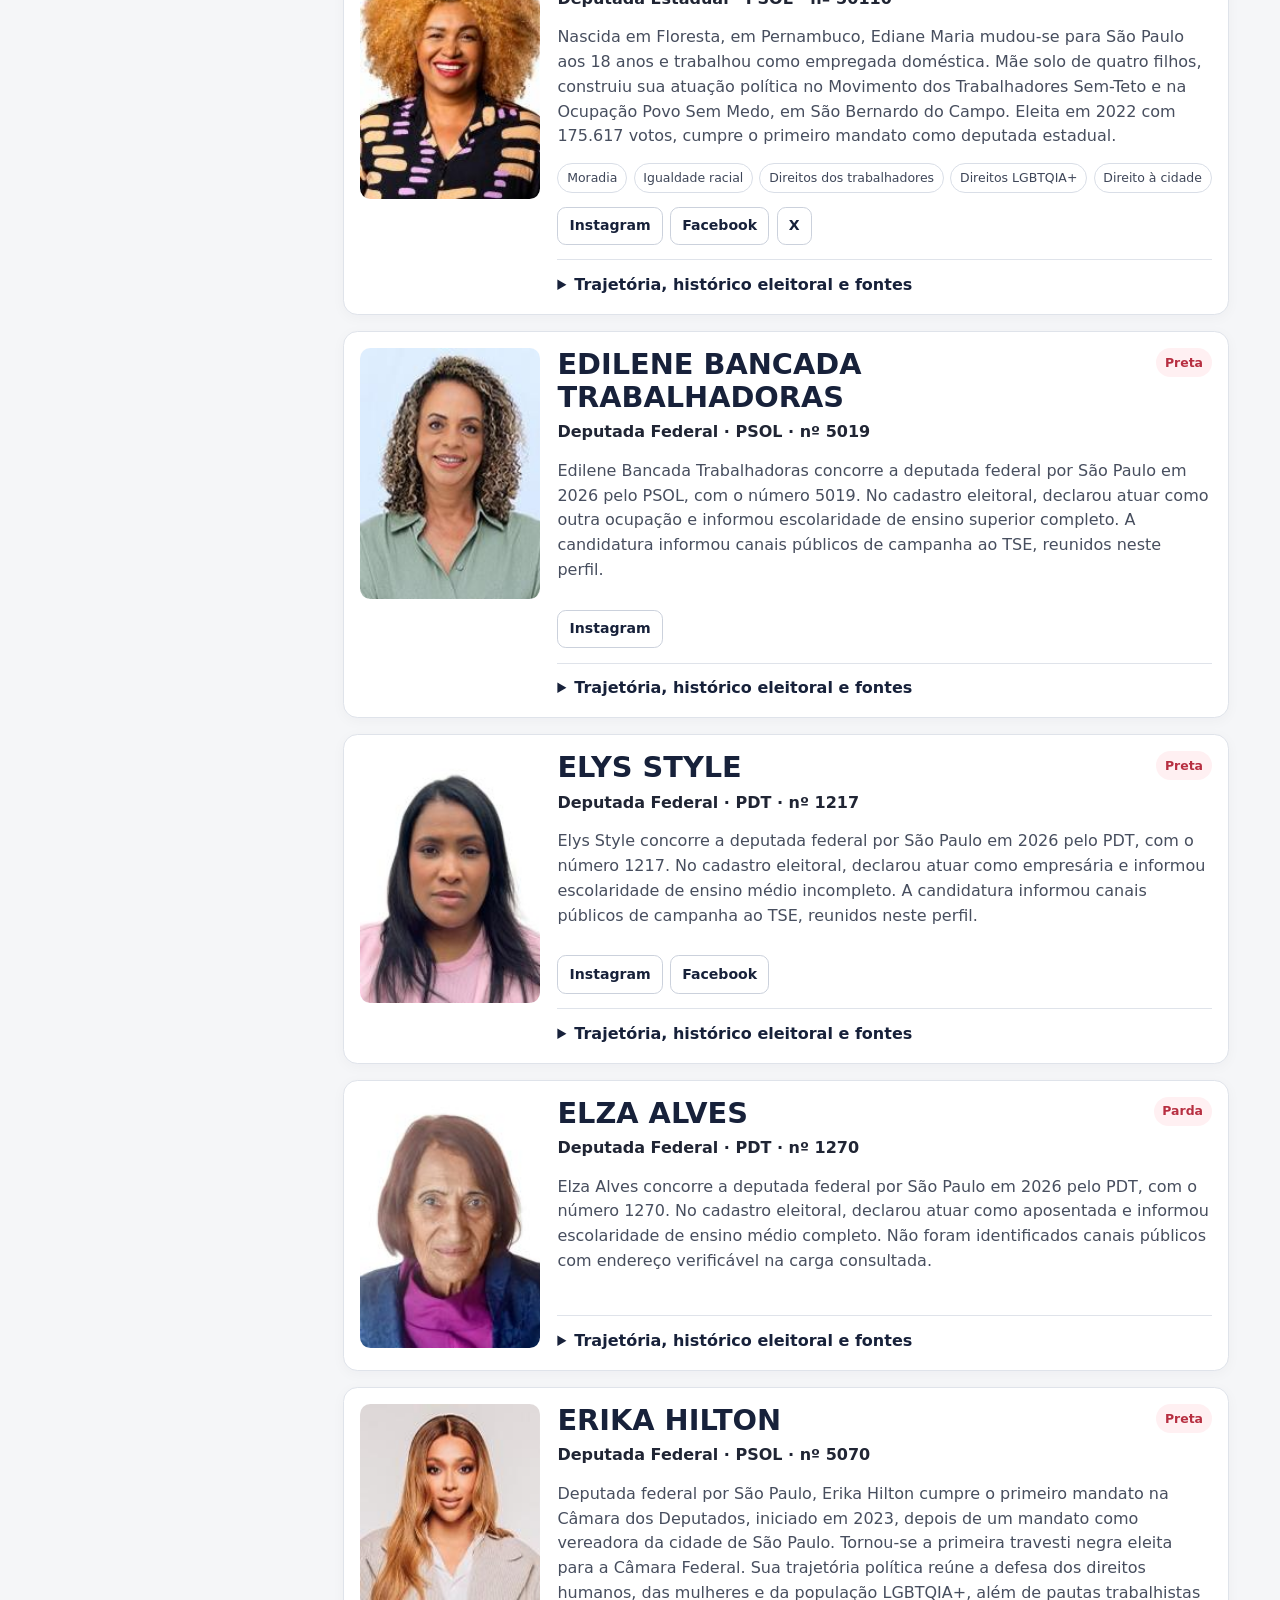
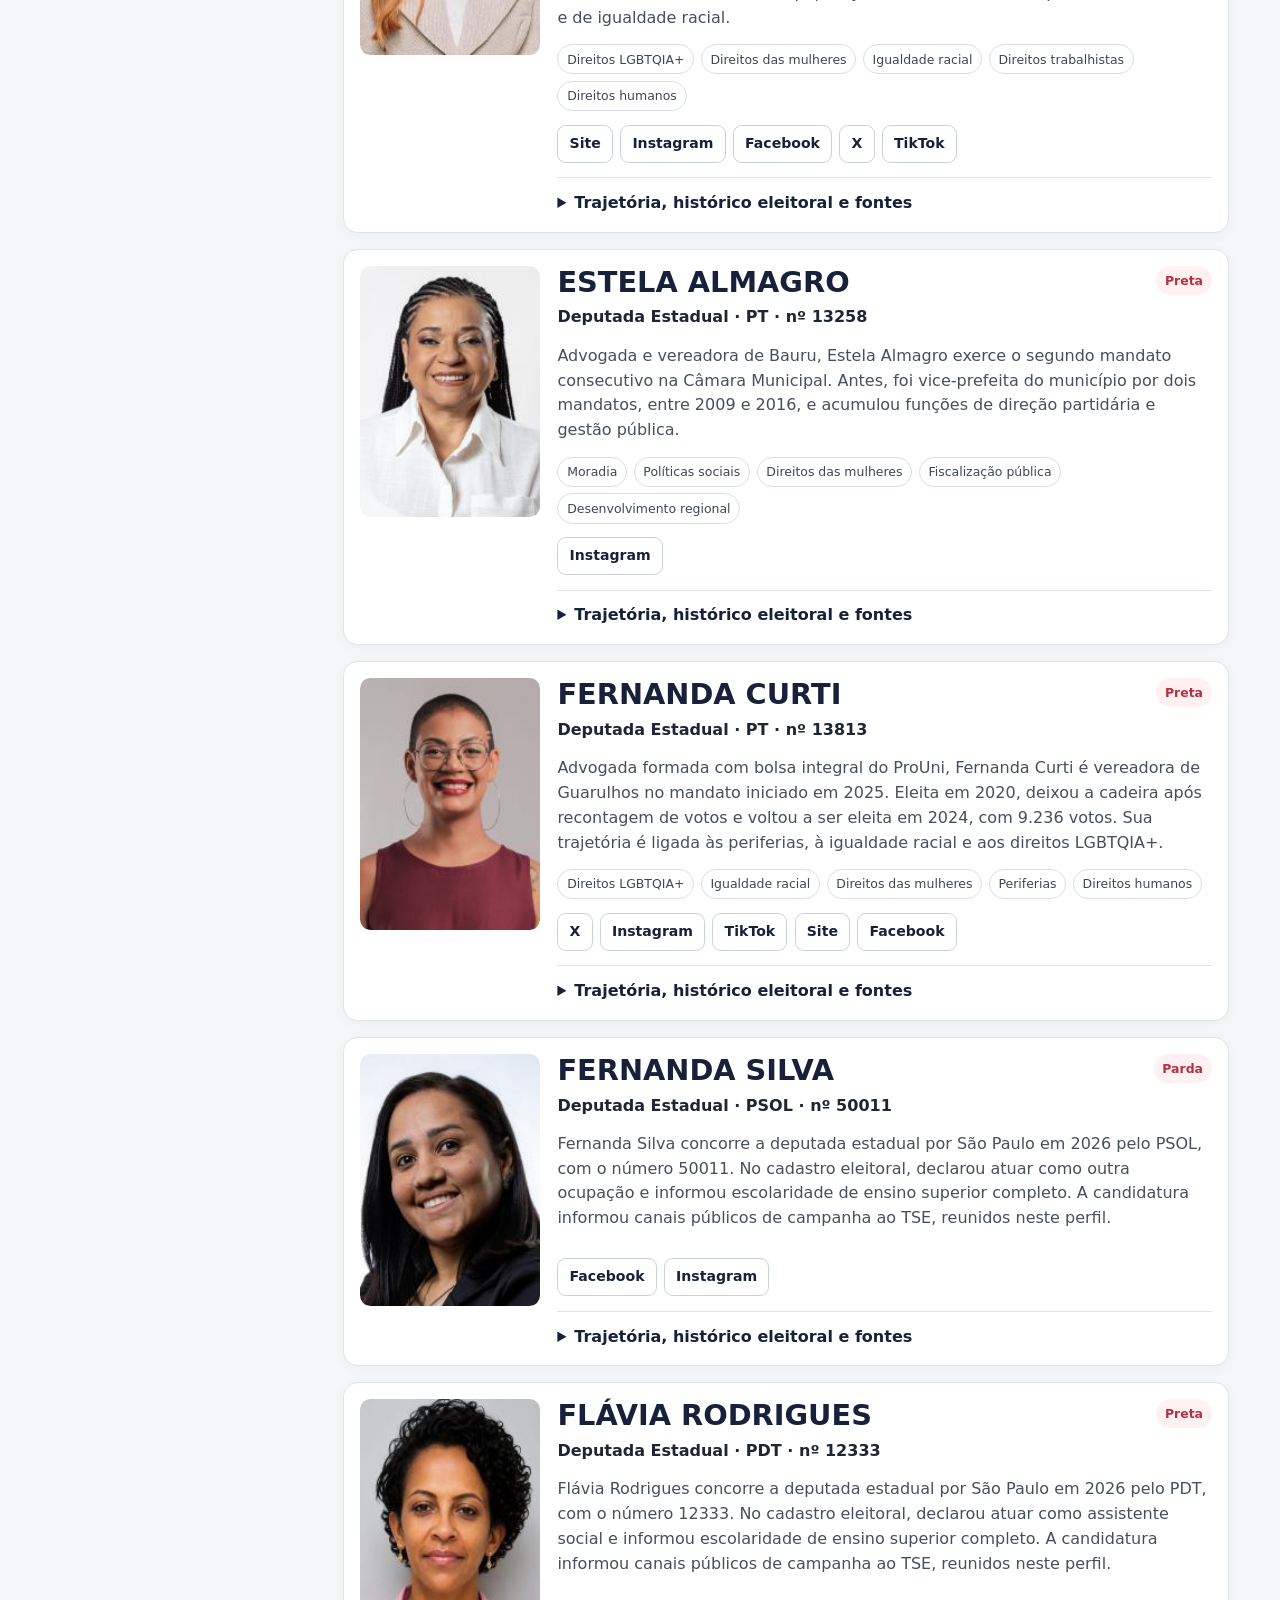
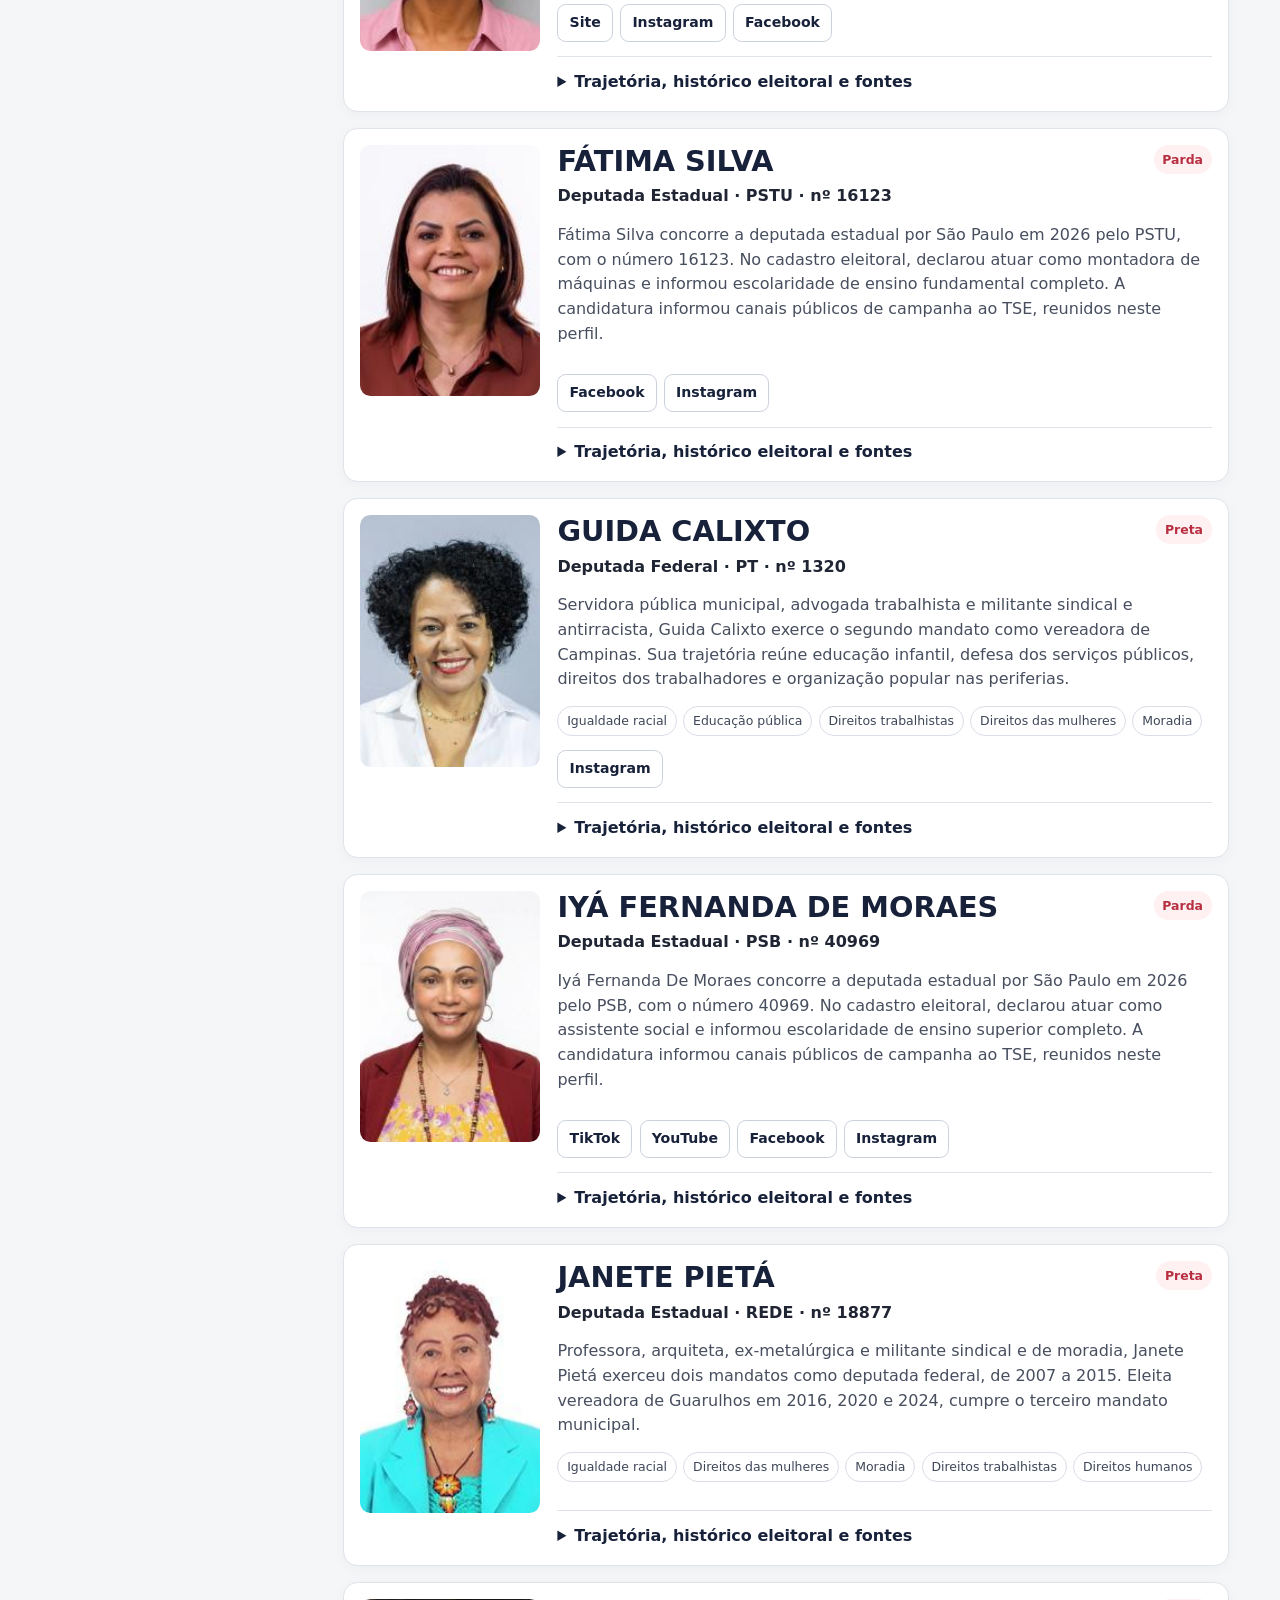
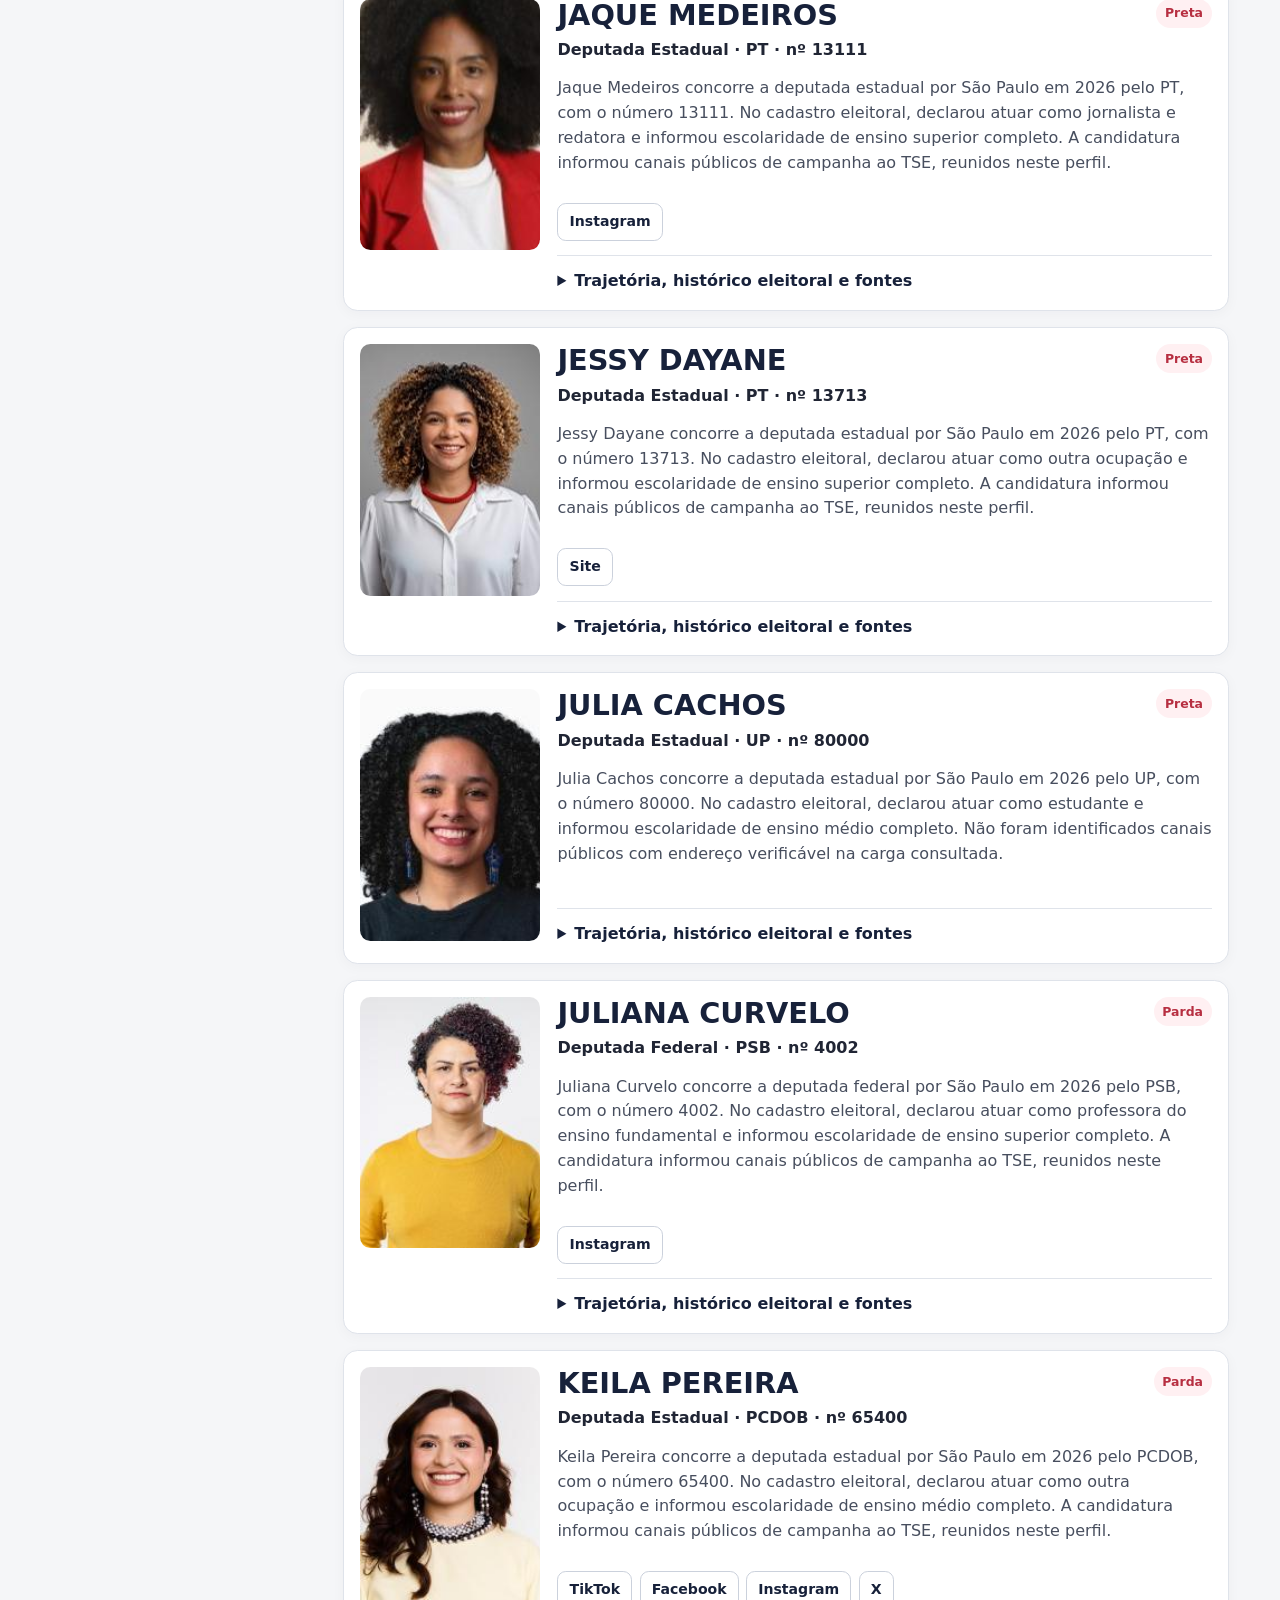
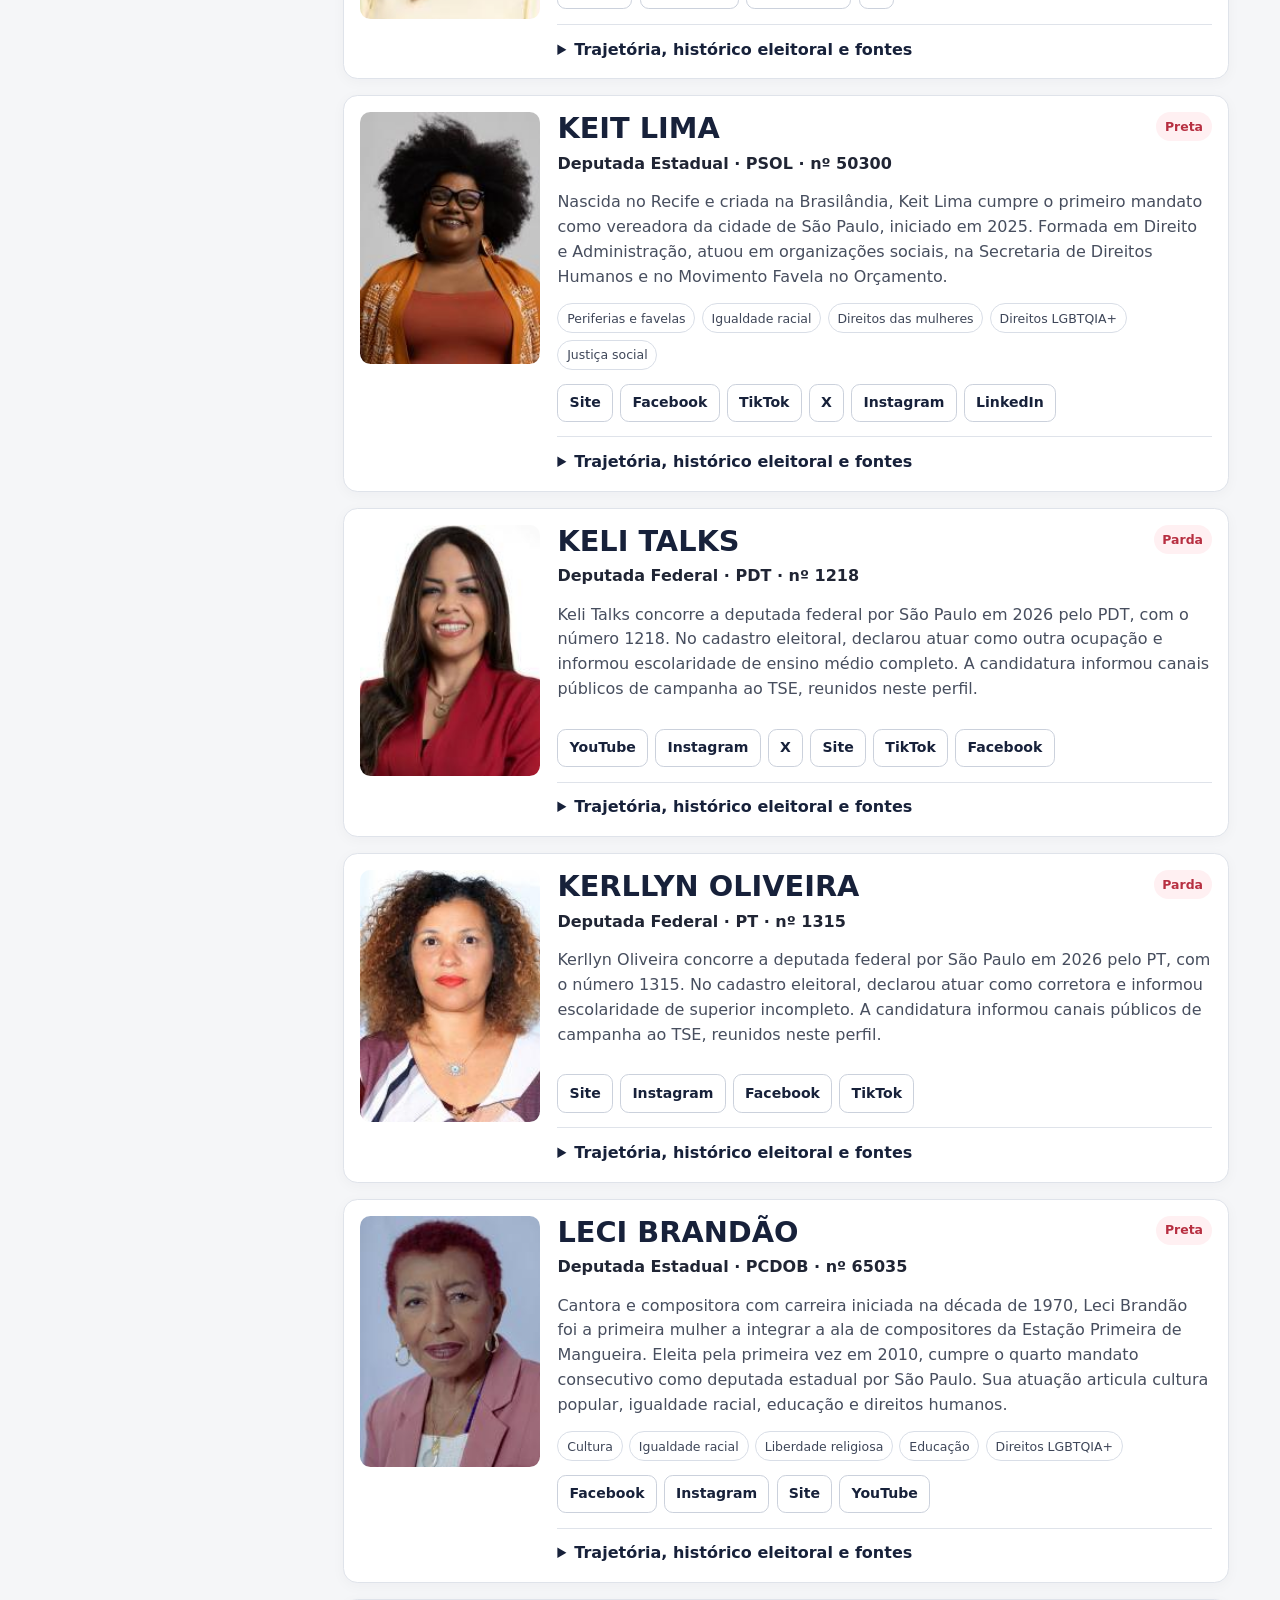
<file: docs/index.html>
<!doctype html>
<html lang="pt-BR">
<head>
  <meta charset="utf-8">
  <meta name="viewport" content="width=device-width, initial-scale=1">
  <meta name="description" content="Informações públicas sobre candidatas a deputada estadual e federal em São Paulo nas eleições de 2026.">
  <meta name="theme-color" content="#17213a">
  <title>Mulheres e Representação Política 2026</title>
  <link rel="icon" type="image/svg+xml" href="assets/favicon.svg">
  <link rel="stylesheet" href="assets/site.css">
</head>
<body>
  <a class="skip-link" href="#resultados">Ir para os resultados</a>

  <header class="topo">
    <div class="topo__marca">
      <span class="topo__selo" aria-hidden="true">SP</span>
      <div>
        <p class="topo__rotulo">Eleições 2026</p>
        <h1>Mulheres e Representação Política 2026</h1>
      </div>
    </div>
    <button class="botao botao--secundario" id="compartilhar" type="button">Compartilhar</button>
  </header>

  <main>
    <section class="abertura" aria-labelledby="titulo-abertura">
      <div>
        <p class="abertura__chamada">Mulheres na política e representação racial</p>
        <h2 id="titulo-abertura">Conheça trajetórias, pautas e canais públicos das candidatas</h2>
        <p>Consulte candidaturas femininas a deputada estadual e federal em São Paulo dentro do recorte partidário descrito na metodologia.</p>
      </div>
      <div class="abertura__numero" aria-label="Base completa">
        <strong>193</strong>
        <span>candidatas na base</span>
      </div>
    </section>

    <nav class="navegacao" aria-label="Seções do site">
      <button class="navegacao__item ativo" data-pagina="negras" type="button">Candidatas negras</button>
      <button class="navegacao__item" data-pagina="todas" type="button">Todas as candidatas</button>
      <button class="navegacao__item" data-pagina="metodologia" type="button">Metodologia</button>
    </nav>

    <section id="explorador">
      <div class="resumo" aria-live="polite">
        <div class="resumo__cabecalho">
          <div>
            <p class="rotulo">Resultado atual</p>
            <h2 id="titulo-pagina">Candidatas negras</h2>
          </div>
          <p id="total-encontrado" class="total-encontrado"></p>
        </div>
        <div id="contadores" class="contadores"></div>
      </div>

      <div class="conteudo">
        <aside class="painel-filtros" aria-label="Filtros">
          <div class="painel-filtros__titulo">
            <h2>Filtros</h2>
            <button id="limpar-filtros" class="link-botao" type="button">Limpar</button>
          </div>

          <label for="filtro-cargo">Cargo</label>
          <select id="filtro-cargo"><option value="">Todos os cargos</option></select>

          <label for="filtro-partido">Partido</label>
          <select id="filtro-partido"><option value="">Todos os partidos</option></select>

          <label for="filtro-pauta">Pauta documentada</label>
          <select id="filtro-pauta"><option value="">Todas as pautas</option></select>

          <div id="grupo-raca">
            <label for="filtro-raca">Raça/cor autodeclarada ao TSE</label>
            <select id="filtro-raca"><option value="">Todas as autodeclarações</option></select>
          </div>

          <label for="filtro-busca">Buscar candidata</label>
          <input id="filtro-busca" type="search" placeholder="Digite o nome" autocomplete="off">
        </aside>

        <section id="resultados" class="resultados" aria-label="Lista de candidatas">
          <div id="lista-candidatas" class="lista-candidatas"></div>
          <div id="sem-resultados" class="sem-resultados" hidden>
            <h2>Nenhuma candidata encontrada</h2>
            <p>Retire um dos filtros ou faça uma nova busca.</p>
          </div>
        </section>
      </div>
    </section>

    <section id="metodologia" class="metodologia" hidden>
      <p class="rotulo">Sobre a plataforma</p>
      <h2>Metodologia</h2>

      <h3>Escopo</h3>
      <p>A plataforma reúne candidaturas femininas a deputada estadual e deputada federal no estado de São Paulo.</p>

      <h3>Recorte partidário</h3>
      <p>Foram incluídos partidos classificados nos campos da esquerda e da centro-esquerda. A delimitação utiliza os escores ideológicos de Bolognesi, Ribeiro, Codato e Silva (2026), elaborados a partir de pesquisas realizadas com especialistas em Ciência Política nos anos de 2018 e 2022.</p>
      <p>Para aplicação dos escores, foram harmonizadas as siglas partidárias, considerando mudanças de nome, incorporações e reorganizações. Para as eleições de 2026, foram adotados os escores de 2022, correspondentes à rodada mais recente da pesquisa. O recorte considera como esquerda os partidos com escores entre 0 e 3 e como centro-esquerda aqueles com escores entre 3,01 e 4,49.</p>
      <p><strong>Partidos incluídos:</strong> PSTU, PCO, PCB, PSOL, UP, PCdoB, PT, PSB, Rede, PDT e PV.</p>

      <h3>Raça/cor</h3>
      <p>A classificação exibida é a raça/cor autodeclarada ao TSE. Na seção “Candidatas negras”, são consideradas as categorias preta e parda.</p>

      <h3>Trajetórias e pautas</h3>
      <p>Os textos editoriais são registrados apenas quando há fonte pública identificada. O número de mandatos é informado quando disponível e documentado.</p>

      <h3>Dados eleitorais e fotos</h3>
      <p>Nome de urna, número, partido, cargo, raça/cor, redes sociais, histórico eleitoral e foto são obtidos das bases públicas do TSE quando disponíveis. Cada fotografia é associada ao perfil pelo identificador único <code>SQ_CANDIDATO</code> e passa por auditoria de integridade antes de ser exibida.</p>

      <h3>Atualização e transparência</h3>
      <p>A base oficial e a curadoria editorial são mantidas separadamente para que atualizações eleitorais não apaguem a pesquisa realizada. A plataforma não atribui notas, rankings nem recomendações de voto.</p>

      <h3>Referência</h3>
      <p>BOLOGNESI, Bruno; RIBEIRO, Ednaldo; CODATO, Adriano; SILVA, Bruno Fernando da. <em>O desaparecimento do centro ideológico no sistema partidário brasileiro: a classificação mais atualizada dos experts</em>. Opinião Pública, v. 31, e31120, 2026. <a href="https://periodicos.sbu.unicamp.br/ojs/index.php/op/article/view/8682072" target="_blank" rel="noopener noreferrer">Consultar publicação</a>.</p>
    </section>
  </main>

  <footer>
    <p>Dados eleitorais públicos do TSE. Curadoria editorial independente.</p>
  </footer>

  <template id="modelo-card">
    <article class="card-candidata">
      <div class="card-candidata__foto-wrap">
        <img class="card-candidata__foto" alt="" loading="lazy" width="161" height="225">
      </div>
      <div class="card-candidata__conteudo">
        <div class="card-candidata__topo">
          <div>
            <h3 class="card-candidata__nome"></h3>
            <p class="card-candidata__identificacao"></p>
          </div>
          <span class="card-candidata__raca"></span>
        </div>
        <p class="card-candidata__resumo"></p>
        <div class="card-candidata__pautas"></div>
        <div class="card-candidata__redes"></div>
        <details class="card-candidata__detalhes">
          <summary>Trajetória, histórico eleitoral e fontes</summary>
          <div class="detalhes__conteudo"></div>
        </details>
      </div>
    </article>
  </template>

  <div id="aviso" class="aviso" role="status" aria-live="polite" hidden></div>
  <script src="assets/site.js" defer></script>
</body>
</html>
</file>
<file: assets/site.css>
:root {
  color-scheme: light;
  --navy: #17213a;
  --navy-2: #24314f;
  --red: #d94355;
  --red-dark: #b72f41;
  --paper: #f5f6f8;
  --white: #ffffff;
  --ink: #202534;
  --muted: #667085;
  --line: #dfe3ea;
  --soft-red: #fff0f2;
  --shadow: 0 14px 35px rgba(23, 33, 58, .09);
}

* { box-sizing: border-box; }
html { scroll-behavior: smooth; }
body {
  margin: 0;
  background: var(--paper);
  color: var(--ink);
  font-family: Inter, ui-sans-serif, system-ui, -apple-system, BlinkMacSystemFont, "Segoe UI", sans-serif;
  font-size: 16px;
  line-height: 1.55;
}
button, input, select { font: inherit; }
button { cursor: pointer; }
a { color: var(--red-dark); }

.skip-link {
  position: fixed;
  left: 1rem;
  top: -5rem;
  z-index: 100;
  padding: .75rem 1rem;
  border-radius: .5rem;
  background: var(--white);
  color: var(--navy);
}
.skip-link:focus { top: 1rem; }

.topo {
  display: flex;
  align-items: center;
  justify-content: space-between;
  gap: 1.5rem;
  max-width: 1440px;
  margin: 0 auto;
  padding: 1rem clamp(1rem, 4vw, 4rem);
  background: var(--white);
  border-bottom: 1px solid var(--line);
}
.topo__marca { display: flex; align-items: center; gap: .9rem; }
.topo__selo {
  display: grid;
  place-items: center;
  width: 2.9rem;
  height: 2.9rem;
  border-radius: 50%;
  background: var(--red);
  color: var(--white);
  font-weight: 800;
  letter-spacing: .04em;
}
.topo__rotulo, .rotulo {
  margin: 0 0 .18rem;
  color: var(--red-dark);
  font-size: .78rem;
  font-weight: 800;
  letter-spacing: .13em;
  text-transform: uppercase;
}
.topo h1 { margin: 0; color: var(--navy); font-size: clamp(1rem, 2.2vw, 1.35rem); line-height: 1.2; }

.botao {
  min-height: 2.7rem;
  padding: .65rem 1rem;
  border: 0;
  border-radius: .7rem;
  font-weight: 700;
}
.botao--secundario { background: var(--navy); color: var(--white); }
.botao--secundario:hover { background: var(--navy-2); }

main { max-width: 1440px; margin: 0 auto; padding: 0 clamp(1rem, 4vw, 4rem) 4rem; }
.abertura {
  display: grid;
  grid-template-columns: minmax(0, 1fr) auto;
  align-items: end;
  gap: 2rem;
  padding: clamp(2.25rem, 6vw, 5rem) 0 clamp(2rem, 4vw, 3.25rem);
}
.abertura__chamada { margin: 0 0 .6rem; color: var(--red-dark); font-weight: 800; }
.abertura h2 { max-width: 850px; margin: 0; color: var(--navy); font-size: clamp(2rem, 5vw, 4.4rem); line-height: 1.02; letter-spacing: -.04em; }
.abertura p:last-child { max-width: 790px; margin: 1.1rem 0 0; color: var(--muted); font-size: 1.08rem; }
.abertura__numero {
  min-width: 180px;
  padding: 1.3rem;
  border-left: 4px solid var(--red);
  background: var(--white);
  box-shadow: var(--shadow);
}
.abertura__numero strong { display: block; color: var(--navy); font-size: 3.1rem; line-height: 1; }
.abertura__numero span { color: var(--muted); }

.navegacao {
  display: flex;
  gap: .35rem;
  overflow-x: auto;
  padding: .35rem;
  border: 1px solid var(--line);
  border-radius: .85rem;
  background: var(--white);
}
.navegacao__item {
  flex: 0 0 auto;
  min-height: 2.8rem;
  padding: .65rem 1rem;
  border: 0;
  border-radius: .6rem;
  background: transparent;
  color: var(--muted);
  font-weight: 750;
}
.navegacao__item:hover { background: var(--paper); color: var(--navy); }
.navegacao__item.ativo { background: var(--red); color: var(--white); }

.resumo { padding: 2rem 0 1.4rem; }
.resumo__cabecalho { display: flex; align-items: end; justify-content: space-between; gap: 1rem; }
.resumo h2, .metodologia h2 { margin: 0; color: var(--navy); font-size: clamp(1.75rem, 3.5vw, 2.6rem); }
.total-encontrado { margin: 0; color: var(--muted); font-weight: 700; }
.contadores { display: grid; grid-template-columns: repeat(2, minmax(0, 1fr)); gap: 1rem; margin-top: 1rem; }
.contador {
  padding: 1.2rem;
  border: 1px solid var(--line);
  border-top: 4px solid var(--navy);
  border-radius: .8rem;
  background: var(--white);
}
.contador h3 { margin: 0 0 .25rem; color: var(--navy); font-size: 1rem; }
.contador__total { margin: 0 0 .35rem; color: var(--navy); font-size: 1.65rem; font-weight: 800; }
.contador__cores { margin: 0; color: var(--muted); font-size: .9rem; }

.conteudo { display: grid; grid-template-columns: 270px minmax(0, 1fr); gap: 1.35rem; align-items: start; }
.painel-filtros {
  position: sticky;
  top: 1rem;
  padding: 1.15rem;
  border: 1px solid var(--line);
  border-radius: .85rem;
  background: var(--white);
}
.painel-filtros__titulo { display: flex; align-items: center; justify-content: space-between; }
.painel-filtros h2 { margin: 0 0 .65rem; color: var(--navy); font-size: 1.15rem; }
.link-botao { border: 0; background: none; color: var(--red-dark); font-weight: 750; }
.painel-filtros label { display: block; margin: .9rem 0 .35rem; color: var(--navy); font-size: .88rem; font-weight: 750; }
.painel-filtros select, .painel-filtros input {
  width: 100%;
  min-height: 2.75rem;
  padding: .55rem .65rem;
  border: 1px solid #cbd1dc;
  border-radius: .55rem;
  background: var(--white);
  color: var(--ink);
}
.painel-filtros select:focus, .painel-filtros input:focus, button:focus-visible, summary:focus-visible, a:focus-visible {
  outline: 3px solid rgba(217, 67, 85, .32);
  outline-offset: 2px;
}

.lista-candidatas { display: grid; gap: 1rem; }
.card-candidata {
  display: grid;
  grid-template-columns: 180px minmax(0, 1fr);
  gap: 1.1rem;
  padding: 1rem;
  border: 1px solid var(--line);
  border-radius: .9rem;
  background: var(--white);
  box-shadow: 0 3px 14px rgba(23, 33, 58, .035);
}
.card-candidata__foto-wrap { align-self: start; overflow: hidden; border-radius: .65rem; background: #edf0f4; }
.card-candidata__foto { display: block; width: 100%; height: auto; aspect-ratio: 161 / 225; object-fit: cover; }
.card-candidata__topo { display: flex; align-items: start; justify-content: space-between; gap: .8rem; }
.card-candidata__nome { margin: 0; color: var(--navy); font-size: clamp(1.35rem, 2.4vw, 1.8rem); line-height: 1.15; }
.card-candidata__identificacao { margin: .4rem 0 0; color: var(--ink); font-weight: 750; }
.card-candidata__raca { flex: 0 0 auto; padding: .3rem .55rem; border-radius: 999px; background: var(--soft-red); color: var(--red-dark); font-size: .78rem; font-weight: 800; }
.card-candidata__resumo { margin: .85rem 0; color: #474e5e; }
.card-candidata__pautas { display: flex; flex-wrap: wrap; gap: .4rem; }
.pauta { padding: .28rem .55rem; border: 1px solid #d9dee7; border-radius: 999px; color: #3e4658; font-size: .78rem; }
.card-candidata__redes { display: flex; flex-wrap: wrap; gap: .45rem; margin-top: .85rem; }
.rede { display: inline-flex; align-items: center; min-height: 2.35rem; padding: .45rem .7rem; border: 1px solid #cbd1dc; border-radius: .55rem; color: var(--navy); font-size: .88rem; font-weight: 750; text-decoration: none; }
.rede:hover { border-color: var(--red); color: var(--red-dark); }
.card-candidata__detalhes { margin-top: .9rem; border-top: 1px solid var(--line); }
.card-candidata__detalhes summary { padding: .8rem 0 0; color: var(--navy); font-weight: 750; cursor: pointer; }
.detalhes__conteudo { padding: .2rem 0 .2rem; color: #4f5665; }
.detalhes__conteudo h4 { margin: 1rem 0 .25rem; color: var(--navy); }
.detalhes__conteudo p { margin: .2rem 0 .7rem; }
.detalhes__conteudo ul { margin: .3rem 0; padding-left: 1.15rem; }

.sem-resultados { padding: 3rem 1rem; border: 1px dashed #c6ccd7; border-radius: .8rem; text-align: center; }
.sem-resultados h2 { margin: 0; color: var(--navy); }
.metodologia { max-width: 900px; padding: 2.5rem 0; }
.metodologia h3 { margin: 1.8rem 0 .35rem; color: var(--navy); }
.metodologia p { color: #4a5262; }
.metodologia code { padding: .14rem .3rem; border-radius: .25rem; background: #e9ecf2; }

footer { padding: 2rem clamp(1rem, 4vw, 4rem); background: var(--navy); color: rgba(255,255,255,.78); text-align: center; }
.aviso { position: fixed; right: 1rem; bottom: 1rem; z-index: 20; padding: .8rem 1rem; border-radius: .6rem; background: var(--navy); color: var(--white); box-shadow: var(--shadow); }

@media (max-width: 850px) {
  .abertura { grid-template-columns: 1fr; }
  .abertura__numero { display: flex; align-items: baseline; gap: .7rem; }
  .abertura__numero strong { font-size: 2.2rem; }
  .conteudo { grid-template-columns: 1fr; }
  .painel-filtros { position: static; }
}

@media (max-width: 620px) {
  .topo { align-items: flex-start; }
  .topo__selo { width: 2.35rem; height: 2.35rem; font-size: .78rem; }
  .botao { min-height: 2.4rem; padding: .5rem .7rem; font-size: .82rem; }
  .abertura { padding-top: 2.2rem; }
  .abertura h2 { font-size: 2.25rem; }
  .contadores { grid-template-columns: 1fr; }
  .resumo__cabecalho { align-items: start; flex-direction: column; }
  .card-candidata { grid-template-columns: 96px minmax(0, 1fr); gap: .8rem; padding: .75rem; }
  .card-candidata__foto { position: sticky; top: .5rem; }
  .card-candidata__topo { display: block; }
  .card-candidata__raca { display: inline-block; margin-top: .5rem; }
  .card-candidata__nome { font-size: 1.18rem; }
  .card-candidata__identificacao { font-size: .88rem; }
  .card-candidata__resumo { grid-column: 1 / -1; }
}

@media (prefers-reduced-motion: reduce) {
  html { scroll-behavior: auto; }
}
</file>
<file: docs/assets/site.css>
:root {
  color-scheme: light;
  --navy: #17213a;
  --navy-2: #24314f;
  --red: #d94355;
  --red-dark: #b72f41;
  --paper: #f5f6f8;
  --white: #ffffff;
  --ink: #202534;
  --muted: #667085;
  --line: #dfe3ea;
  --soft-red: #fff0f2;
  --shadow: 0 14px 35px rgba(23, 33, 58, .09);
}

* { box-sizing: border-box; }
html { scroll-behavior: smooth; }
body {
  margin: 0;
  background: var(--paper);
  color: var(--ink);
  font-family: Inter, ui-sans-serif, system-ui, -apple-system, BlinkMacSystemFont, "Segoe UI", sans-serif;
  font-size: 16px;
  line-height: 1.55;
}
button, input, select { font: inherit; }
button { cursor: pointer; }
a { color: var(--red-dark); }

.skip-link {
  position: fixed;
  left: 1rem;
  top: -5rem;
  z-index: 100;
  padding: .75rem 1rem;
  border-radius: .5rem;
  background: var(--white);
  color: var(--navy);
}
.skip-link:focus { top: 1rem; }

.topo {
  display: flex;
  align-items: center;
  justify-content: space-between;
  gap: 1.5rem;
  max-width: 1440px;
  margin: 0 auto;
  padding: 1rem clamp(1rem, 4vw, 4rem);
  background: var(--white);
  border-bottom: 1px solid var(--line);
}
.topo__marca { display: flex; align-items: center; gap: .9rem; }
.topo__selo {
  display: grid;
  place-items: center;
  width: 2.9rem;
  height: 2.9rem;
  border-radius: 50%;
  background: var(--red);
  color: var(--white);
  font-weight: 800;
  letter-spacing: .04em;
}
.topo__rotulo, .rotulo {
  margin: 0 0 .18rem;
  color: var(--red-dark);
  font-size: .78rem;
  font-weight: 800;
  letter-spacing: .13em;
  text-transform: uppercase;
}
.topo h1 { margin: 0; color: var(--navy); font-size: clamp(1rem, 2.2vw, 1.35rem); line-height: 1.2; }

.botao {
  min-height: 2.7rem;
  padding: .65rem 1rem;
  border: 0;
  border-radius: .7rem;
  font-weight: 700;
}
.botao--secundario { background: var(--navy); color: var(--white); }
.botao--secundario:hover { background: var(--navy-2); }

main { max-width: 1440px; margin: 0 auto; padding: 0 clamp(1rem, 4vw, 4rem) 4rem; }
.abertura {
  display: grid;
  grid-template-columns: minmax(0, 1fr) auto;
  align-items: end;
  gap: 2rem;
  padding: clamp(2.25rem, 6vw, 5rem) 0 clamp(2rem, 4vw, 3.25rem);
}
.abertura__chamada { margin: 0 0 .6rem; color: var(--red-dark); font-weight: 800; }
.abertura h2 { max-width: 850px; margin: 0; color: var(--navy); font-size: clamp(2rem, 5vw, 4.4rem); line-height: 1.02; letter-spacing: -.04em; }
.abertura p:last-child { max-width: 790px; margin: 1.1rem 0 0; color: var(--muted); font-size: 1.08rem; }
.abertura__numero {
  min-width: 180px;
  padding: 1.3rem;
  border-left: 4px solid var(--red);
  background: var(--white);
  box-shadow: var(--shadow);
}
.abertura__numero strong { display: block; color: var(--navy); font-size: 3.1rem; line-height: 1; }
.abertura__numero span { color: var(--muted); }

.navegacao {
  display: flex;
  gap: .35rem;
  overflow-x: auto;
  padding: .35rem;
  border: 1px solid var(--line);
  border-radius: .85rem;
  background: var(--white);
}
.navegacao__item {
  flex: 0 0 auto;
  min-height: 2.8rem;
  padding: .65rem 1rem;
  border: 0;
  border-radius: .6rem;
  background: transparent;
  color: var(--muted);
  font-weight: 750;
}
.navegacao__item:hover { background: var(--paper); color: var(--navy); }
.navegacao__item.ativo { background: var(--red); color: var(--white); }

.resumo { padding: 2rem 0 1.4rem; }
.resumo__cabecalho { display: flex; align-items: end; justify-content: space-between; gap: 1rem; }
.resumo h2, .metodologia h2 { margin: 0; color: var(--navy); font-size: clamp(1.75rem, 3.5vw, 2.6rem); }
.total-encontrado { margin: 0; color: var(--muted); font-weight: 700; }
.contadores { display: grid; grid-template-columns: repeat(2, minmax(0, 1fr)); gap: 1rem; margin-top: 1rem; }
.contador {
  padding: 1.2rem;
  border: 1px solid var(--line);
  border-top: 4px solid var(--navy);
  border-radius: .8rem;
  background: var(--white);
}
.contador h3 { margin: 0 0 .25rem; color: var(--navy); font-size: 1rem; }
.contador__total { margin: 0 0 .35rem; color: var(--navy); font-size: 1.65rem; font-weight: 800; }
.contador__cores { margin: 0; color: var(--muted); font-size: .9rem; }

.conteudo { display: grid; grid-template-columns: 270px minmax(0, 1fr); gap: 1.35rem; align-items: start; }
.painel-filtros {
  position: sticky;
  top: 1rem;
  padding: 1.15rem;
  border: 1px solid var(--line);
  border-radius: .85rem;
  background: var(--white);
}
.painel-filtros__titulo { display: flex; align-items: center; justify-content: space-between; }
.painel-filtros h2 { margin: 0 0 .65rem; color: var(--navy); font-size: 1.15rem; }
.link-botao { border: 0; background: none; color: var(--red-dark); font-weight: 750; }
.painel-filtros label { display: block; margin: .9rem 0 .35rem; color: var(--navy); font-size: .88rem; font-weight: 750; }
.painel-filtros select, .painel-filtros input {
  width: 100%;
  min-height: 2.75rem;
  padding: .55rem .65rem;
  border: 1px solid #cbd1dc;
  border-radius: .55rem;
  background: var(--white);
  color: var(--ink);
}
.painel-filtros select:focus, .painel-filtros input:focus, button:focus-visible, summary:focus-visible, a:focus-visible {
  outline: 3px solid rgba(217, 67, 85, .32);
  outline-offset: 2px;
}

.lista-candidatas { display: grid; gap: 1rem; }
.card-candidata {
  display: grid;
  grid-template-columns: 180px minmax(0, 1fr);
  gap: 1.1rem;
  padding: 1rem;
  border: 1px solid var(--line);
  border-radius: .9rem;
  background: var(--white);
  box-shadow: 0 3px 14px rgba(23, 33, 58, .035);
}
.card-candidata__foto-wrap { align-self: start; overflow: hidden; border-radius: .65rem; background: #edf0f4; }
.card-candidata__foto { display: block; width: 100%; height: auto; aspect-ratio: 161 / 225; object-fit: cover; }
.card-candidata__topo { display: flex; align-items: start; justify-content: space-between; gap: .8rem; }
.card-candidata__nome { margin: 0; color: var(--navy); font-size: clamp(1.35rem, 2.4vw, 1.8rem); line-height: 1.15; }
.card-candidata__identificacao { margin: .4rem 0 0; color: var(--ink); font-weight: 750; }
.card-candidata__raca { flex: 0 0 auto; padding: .3rem .55rem; border-radius: 999px; background: var(--soft-red); color: var(--red-dark); font-size: .78rem; font-weight: 800; }
.card-candidata__resumo { margin: .85rem 0; color: #474e5e; }
.card-candidata__pautas { display: flex; flex-wrap: wrap; gap: .4rem; }
.pauta { padding: .28rem .55rem; border: 1px solid #d9dee7; border-radius: 999px; color: #3e4658; font-size: .78rem; }
.card-candidata__redes { display: flex; flex-wrap: wrap; gap: .45rem; margin-top: .85rem; }
.rede { display: inline-flex; align-items: center; min-height: 2.35rem; padding: .45rem .7rem; border: 1px solid #cbd1dc; border-radius: .55rem; color: var(--navy); font-size: .88rem; font-weight: 750; text-decoration: none; }
.rede:hover { border-color: var(--red); color: var(--red-dark); }
.card-candidata__detalhes { margin-top: .9rem; border-top: 1px solid var(--line); }
.card-candidata__detalhes summary { padding: .8rem 0 0; color: var(--navy); font-weight: 750; cursor: pointer; }
.detalhes__conteudo { padding: .2rem 0 .2rem; color: #4f5665; }
.detalhes__conteudo h4 { margin: 1rem 0 .25rem; color: var(--navy); }
.detalhes__conteudo p { margin: .2rem 0 .7rem; }
.detalhes__conteudo ul { margin: .3rem 0; padding-left: 1.15rem; }

.sem-resultados { padding: 3rem 1rem; border: 1px dashed #c6ccd7; border-radius: .8rem; text-align: center; }
.sem-resultados h2 { margin: 0; color: var(--navy); }
.metodologia { max-width: 900px; padding: 2.5rem 0; }
.metodologia h3 { margin: 1.8rem 0 .35rem; color: var(--navy); }
.metodologia p { color: #4a5262; }
.metodologia code { padding: .14rem .3rem; border-radius: .25rem; background: #e9ecf2; }

footer { padding: 2rem clamp(1rem, 4vw, 4rem); background: var(--navy); color: rgba(255,255,255,.78); text-align: center; }
.aviso { position: fixed; right: 1rem; bottom: 1rem; z-index: 20; padding: .8rem 1rem; border-radius: .6rem; background: var(--navy); color: var(--white); box-shadow: var(--shadow); }

@media (max-width: 850px) {
  .abertura { grid-template-columns: 1fr; }
  .abertura__numero { display: flex; align-items: baseline; gap: .7rem; }
  .abertura__numero strong { font-size: 2.2rem; }
  .conteudo { grid-template-columns: 1fr; }
  .painel-filtros { position: static; }
}

@media (max-width: 620px) {
  .topo { align-items: flex-start; }
  .topo__selo { width: 2.35rem; height: 2.35rem; font-size: .78rem; }
  .botao { min-height: 2.4rem; padding: .5rem .7rem; font-size: .82rem; }
  .abertura { padding-top: 2.2rem; }
  .abertura h2 { font-size: 2.25rem; }
  .contadores { grid-template-columns: 1fr; }
  .resumo__cabecalho { align-items: start; flex-direction: column; }
  .card-candidata { grid-template-columns: 96px minmax(0, 1fr); gap: .8rem; padding: .75rem; }
  .card-candidata__foto { position: sticky; top: .5rem; }
  .card-candidata__topo { display: block; }
  .card-candidata__raca { display: inline-block; margin-top: .5rem; }
  .card-candidata__nome { font-size: 1.18rem; }
  .card-candidata__identificacao { font-size: .88rem; }
  .card-candidata__resumo { grid-column: 1 / -1; }
}

@media (prefers-reduced-motion: reduce) {
  html { scroll-behavior: auto; }
}
</file>
